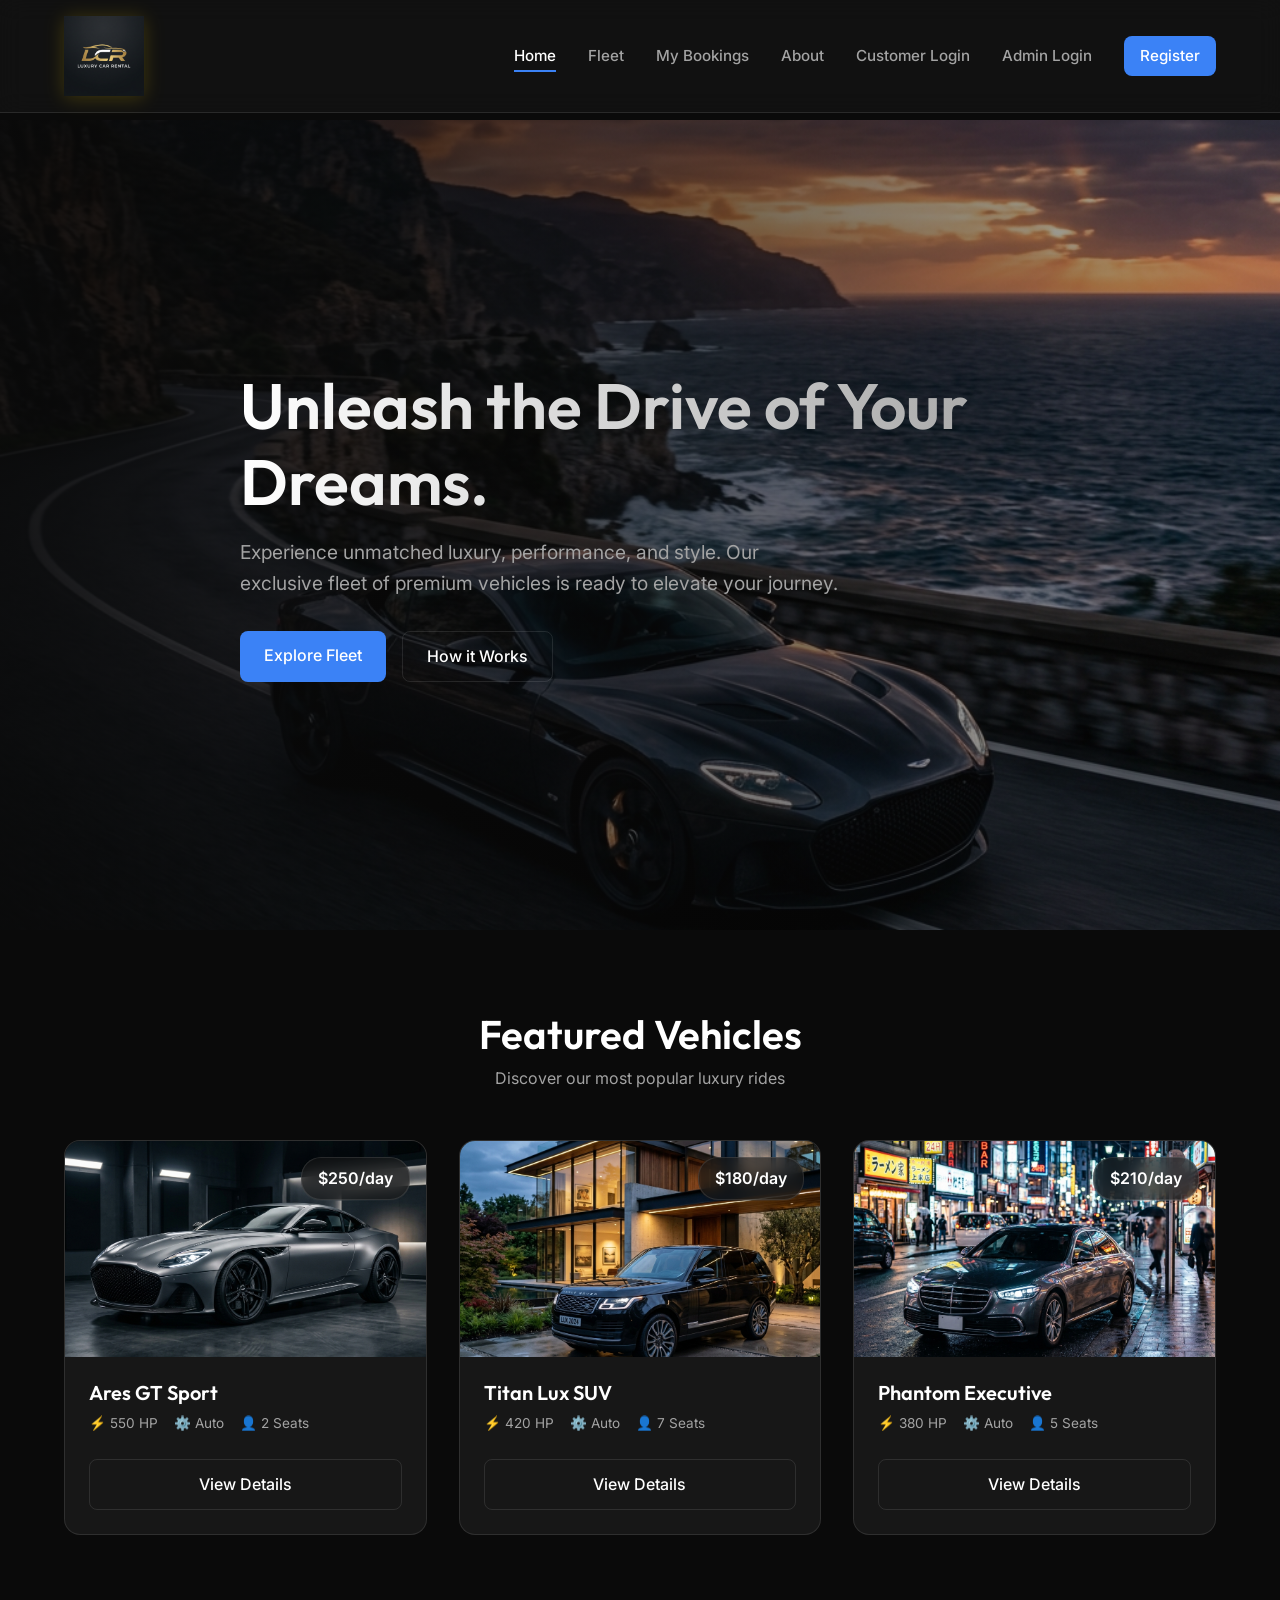
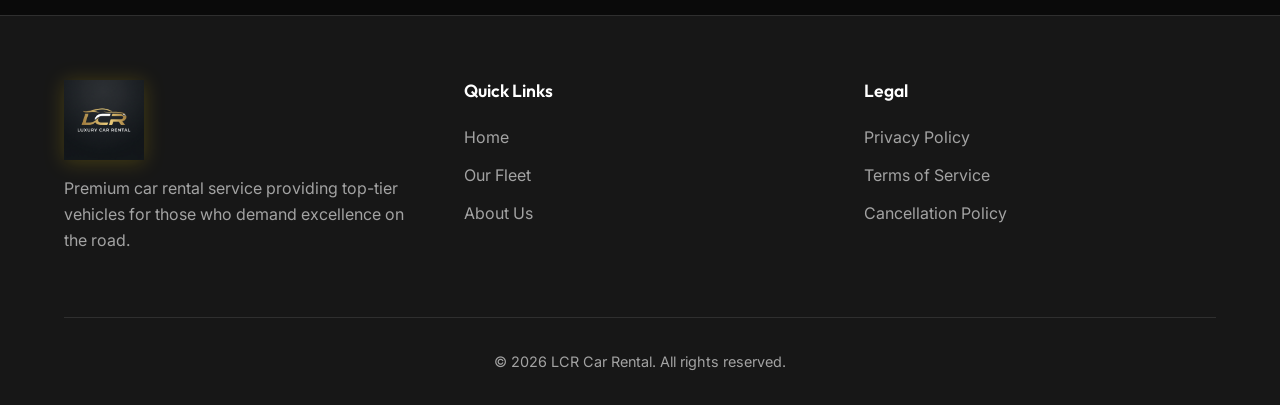
<file: Luxuary Car Rental Management system/Luxuary Car Rental Management system/index.html>
<!DOCTYPE html>
<html lang="en">
<head>
  <meta charset="UTF-8">
  <meta name="viewport" content="width=device-width, initial-scale=1.0">
  <title>LCR | Premium Car Rental</title>
  <meta name="description" content="Experience luxury on the road. Rent premium vehicles with LCR.">
  <link rel="stylesheet" href="css/styles.css">
</head>
<body>
  <header>
    <a href="index.html" class="logo"><img src="images/lcr_logo.png" alt="LCR Logo" style="height: 35px;"></a>
    <nav id="navbar">
      <a href="index.html" class="active">Home</a>
      <a href="cars.html">Fleet</a>
      <a href="customer-bookings.html">My Bookings</a>
      <a href="about.html">About</a>
      <a href="login.html">Customer Login</a>
      <a href="admin-login.html">Admin Login</a>
      <a href="register.html" class="btn-primary" style="padding: 0.5rem 1rem;">Register</a>
    </nav>
    <button id="menuToggle">☰</button>
  </header>

  <main>
    <section class="hero">
      <div class="hero-bg"></div>
      <div class="hero-content">
        <h1>Unleash the Drive of Your Dreams.</h1>
        <p>Experience unmatched luxury, performance, and style. Our exclusive fleet of premium vehicles is ready to elevate your journey.</p>
        <div class="hero-actions">
          <a href="cars.html" class="btn-primary">Explore Fleet</a>
          <a href="about.html" class="btn-outline">How it Works</a>
        </div>
      </div>
    </section>

    <section class="vehicle-listing">
      <div class="section-header">
        <h2>Featured Vehicles</h2>
        <p>Discover our most popular luxury rides</p>
      </div>
      <div class="car-grid">
        <!-- Car 1 -->
        <article class="car-card">
          <div class="car-image-wrapper">
            <img src="images/car_sport_1778313498515.png" alt="Ares GT Sport">
            <div class="car-price-badge">$250/day</div>
          </div>
          <div class="car-details">
            <h3>Ares GT Sport</h3>
            <div class="car-specs">
              <div class="car-spec-item">
                <span>⚡</span> 550 HP
              </div>
              <div class="car-spec-item">
                <span>⚙️</span> Auto
              </div>
              <div class="car-spec-item">
                <span>👤</span> 2 Seats
              </div>
            </div>
            <div class="car-actions">
              <a href="details.html?car=Ares+GT+Sport&price=$250&img=images/car_sport_1778313498515.png" class="btn-outline" style="width:100%; text-align:center;">View Details</a>
            </div>
          </div>
        </article>

        <!-- Car 2 -->
        <article class="car-card">
          <div class="car-image-wrapper">
            <img src="images/car_suv_1778313477078.png" alt="Titan Lux SUV">
            <div class="car-price-badge">$180/day</div>
          </div>
          <div class="car-details">
            <h3>Titan Lux SUV</h3>
            <div class="car-specs">
              <div class="car-spec-item">
                <span>⚡</span> 420 HP
              </div>
              <div class="car-spec-item">
                <span>⚙️</span> Auto
              </div>
              <div class="car-spec-item">
                <span>👤</span> 7 Seats
              </div>
            </div>
            <div class="car-actions">
              <a href="details.html?car=Titan+Lux+SUV&price=$180&img=images/car_suv_1778313477078.png" class="btn-outline" style="width:100%; text-align:center;">View Details</a>
            </div>
          </div>
        </article>

        <!-- Car 3 -->
        <article class="car-card">
          <div class="car-image-wrapper">
            <img src="images/car_sedan_1778313521519.png" alt="Phantom Executive">
            <div class="car-price-badge">$210/day</div>
          </div>
          <div class="car-details">
            <h3>Phantom Executive</h3>
            <div class="car-specs">
              <div class="car-spec-item">
                <span>⚡</span> 380 HP
              </div>
              <div class="car-spec-item">
                <span>⚙️</span> Auto
              </div>
              <div class="car-spec-item">
                <span>👤</span> 5 Seats
              </div>
            </div>
            <div class="car-actions">
              <a href="details.html?car=Phantom+Executive&price=$210&img=images/car_sedan_1778313521519.png" class="btn-outline" style="width:100%; text-align:center;">View Details</a>
            </div>
          </div>
        </article>
      </div>
    </section>
  </main>

  <footer>
    <div class="footer-content">
      <div class="footer-col">
        <a href="index.html" class="logo" style="margin-bottom:1rem;"><img src="images/lcr_logo.png" alt="LCR Logo" style="height: 35px;"></a>
        <p>Premium car rental service providing top-tier vehicles for those who demand excellence on the road.</p>
      </div>
      <div class="footer-col">
        <h4>Quick Links</h4>
        <ul>
          <li><a href="index.html">Home</a></li>
          <li><a href="cars.html">Our Fleet</a></li>
          <li><a href="about.html">About Us</a></li>
        </ul>
      </div>
      <div class="footer-col">
        <h4>Legal</h4>
        <ul>
          <li><a href="#">Privacy Policy</a></li>
          <li><a href="#">Terms of Service</a></li>
          <li><a href="#">Cancellation Policy</a></li>
        </ul>
      </div>
    </div>
    <div class="footer-bottom">
      <p>&copy; 2026 LCR Car Rental. All rights reserved.</p>
    </div>
  </footer>

  <script src="js/app.js"></script>
</body>
</html>
</file>
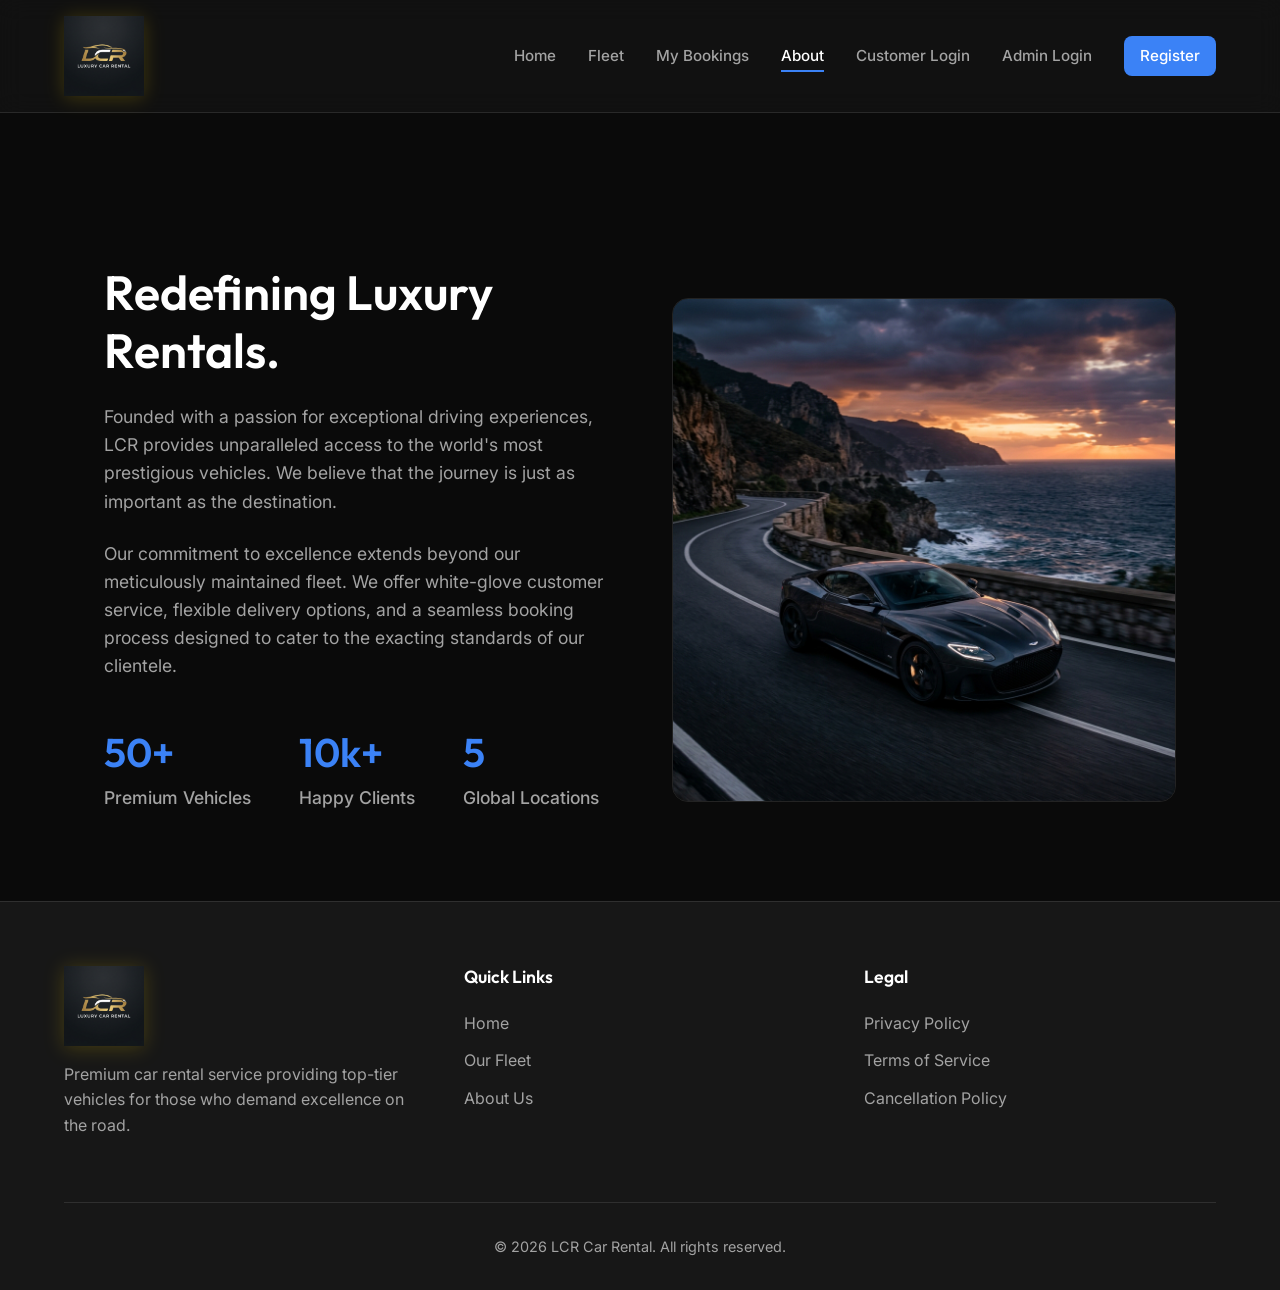
<file: Luxuary Car Rental Management system/Luxuary Car Rental Management system/about.html>
<!DOCTYPE html>
<html lang="en">
<head>
  <meta charset="UTF-8">
  <meta name="viewport" content="width=device-width, initial-scale=1.0">
  <title>About Us | LCR</title>
  <meta name="description" content="Learn more about LCR, the leading premium car rental service.">
  <link rel="stylesheet" href="css/styles.css">
  <style>
    .about-section {
      padding: 6rem 5% 4rem;
      max-width: 1200px;
      margin: 0 auto;
    }
    .about-grid {
      display: grid;
      grid-template-columns: 1fr 1fr;
      gap: 4rem;
      align-items: center;
      margin-top: 3rem;
    }
    .about-image {
      border-radius: 16px;
      overflow: hidden;
      border: 1px solid var(--border-color);
      position: relative;
    }
    .about-image img {
      width: 100%;
      display: block;
      transition: var(--transition);
    }
    .about-image:hover img {
      transform: scale(1.05);
    }
    .about-text h1 {
      font-size: 3rem;
      margin-bottom: 1.5rem;
    }
    .about-text p {
      font-size: 1.1rem;
      color: var(--text-secondary);
      margin-bottom: 1.5rem;
    }
    .stats {
      display: flex;
      gap: 3rem;
      margin-top: 3rem;
    }
    .stat-item h3 {
      font-size: 2.5rem;
      color: var(--accent);
      margin-bottom: 0.5rem;
    }
    .stat-item p {
      color: var(--text-secondary);
      font-weight: 500;
    }
    @media (max-width: 992px) {
      .about-grid {
        grid-template-columns: 1fr;
      }
      .stats {
        flex-wrap: wrap;
      }
    }
  </style>
</head>
<body>
  <header>
    <a href="index.html" class="logo"><img src="images/lcr_logo.png" alt="LCR Logo" style="height: 35px;"></a>
    <nav id="navbar">
      <a href="index.html">Home</a>
      <a href="cars.html">Fleet</a>
      <a href="customer-bookings.html">My Bookings</a>
      <a href="about.html" class="active">About</a>
      <a href="login.html">Customer Login</a>
      <a href="admin-login.html">Admin Login</a>
      <a href="register.html" class="btn-primary" style="padding: 0.5rem 1rem;">Register</a>
    </nav>
    <button id="menuToggle">☰</button>
  </header>

  <main>
    <section class="about-section">
      <div class="about-grid">
        <div class="about-text">
          <h1>Redefining Luxury Rentals.</h1>
          <p>Founded with a passion for exceptional driving experiences, LCR provides unparalleled access to the world's most prestigious vehicles. We believe that the journey is just as important as the destination.</p>
          <p>Our commitment to excellence extends beyond our meticulously maintained fleet. We offer white-glove customer service, flexible delivery options, and a seamless booking process designed to cater to the exacting standards of our clientele.</p>
          
          <div class="stats">
            <div class="stat-item">
              <h3>50+</h3>
              <p>Premium Vehicles</p>
            </div>
            <div class="stat-item">
              <h3>10k+</h3>
              <p>Happy Clients</p>
            </div>
            <div class="stat-item">
              <h3>5</h3>
              <p>Global Locations</p>
            </div>
          </div>
        </div>
        <div class="about-image">
          <img src="images/hero_bg_1778313455062.png" alt="About LCR">
        </div>
      </div>
    </section>
  </main>

  <footer>
    <div class="footer-content">
      <div class="footer-col">
        <a href="index.html" class="logo" style="margin-bottom:1rem;"><img src="images/lcr_logo.png" alt="LCR Logo" style="height: 35px;"></a>
        <p>Premium car rental service providing top-tier vehicles for those who demand excellence on the road.</p>
      </div>
      <div class="footer-col">
        <h4>Quick Links</h4>
        <ul>
          <li><a href="index.html">Home</a></li>
          <li><a href="cars.html">Our Fleet</a></li>
          <li><a href="about.html">About Us</a></li>
        </ul>
      </div>
      <div class="footer-col">
        <h4>Legal</h4>
        <ul>
          <li><a href="#">Privacy Policy</a></li>
          <li><a href="#">Terms of Service</a></li>
          <li><a href="#">Cancellation Policy</a></li>
        </ul>
      </div>
    </div>
    <div class="footer-bottom">
      <p>&copy; 2026 LCR Car Rental. All rights reserved.</p>
    </div>
  </footer>

  <script src="js/app.js"></script>
</body>
</html>
</file>
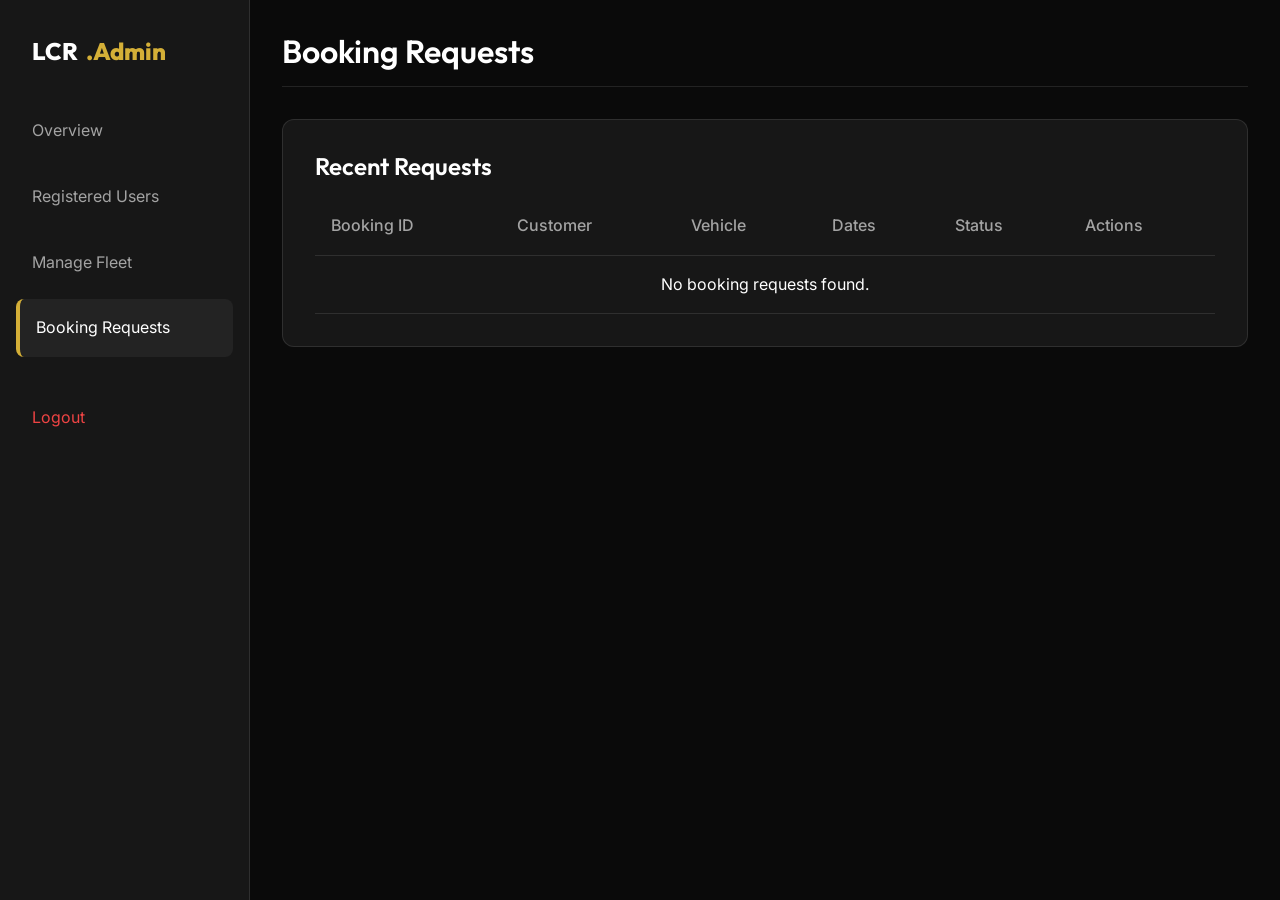
<file: Luxuary Car Rental Management system/Luxuary Car Rental Management system/admin-bookings.html>
<!DOCTYPE html>
<html lang="en">
<head>
  <meta charset="UTF-8">
  <meta name="viewport" content="width=device-width, initial-scale=1.0">
  <title>Booking Requests | LCR Admin</title>
  <link rel="stylesheet" href="css/styles.css">
  <style>
    body { display: flex; min-height: 100vh; background-color: var(--bg-primary); margin: 0; }
    .sidebar { width: 250px; background: var(--bg-secondary); border-right: 1px solid var(--border-color); padding: 2rem 1rem; position: fixed; height: 100vh; overflow-y: auto; }
    .main-content { flex: 1; margin-left: 250px; padding: 2rem; }
    .sidebar-nav { list-style: none; padding: 0; margin-top: 2rem; }
    .sidebar-nav li { margin-bottom: 0.5rem; }
    .sidebar-nav a { display: block; padding: 1rem; color: var(--text-secondary); text-decoration: none; border-radius: 8px; transition: var(--transition); }
    .sidebar-nav a:hover, .sidebar-nav a.active { background: rgba(255,255,255,0.05); color: var(--text-primary); }
    .sidebar-nav a.active { border-left: 4px solid #d4af37; }
    .dashboard-header { display: flex; justify-content: space-between; align-items: center; margin-bottom: 2rem; border-bottom: 1px solid var(--border-color); padding-bottom: 1rem; }
    
    .form-panel { background: var(--bg-secondary); padding: 2rem; border-radius: 12px; border: 1px solid var(--border-color); margin-bottom: 2rem; }
    
    table { width: 100%; border-collapse: collapse; margin-top: 1rem; }
    th, td { padding: 1rem; text-align: left; border-bottom: 1px solid var(--border-color); }
    th { color: var(--text-secondary); font-weight: 500; }
    tr:hover { background: rgba(255,255,255,0.02); }
    
    .status-pending { color: #f59e0b; background: rgba(245, 158, 11, 0.1); padding: 0.25rem 0.5rem; border-radius: 4px; font-size: 0.85rem; }
    .status-approved { color: #10b981; background: rgba(16, 185, 129, 0.1); padding: 0.25rem 0.5rem; border-radius: 4px; font-size: 0.85rem; }
    .status-rejected { color: #ef4444; background: rgba(239, 68, 68, 0.1); padding: 0.25rem 0.5rem; border-radius: 4px; font-size: 0.85rem; }
    
    .btn-approve { background: #10b981; color: white; border: none; padding: 0.4rem 0.8rem; border-radius: 4px; cursor: pointer; font-size: 0.85rem; margin-right: 0.5rem; }
    .btn-reject { background: #ef4444; color: white; border: none; padding: 0.4rem 0.8rem; border-radius: 4px; cursor: pointer; font-size: 0.85rem; }
    .btn-view { background: var(--bg-glass); border: 1px solid var(--border-color); color: var(--text-primary); padding: 0.4rem 0.8rem; border-radius: 4px; cursor: pointer; font-size: 0.85rem; margin-right: 0.5rem; }
  </style>
</head>
<body>
  <div class="sidebar">
    <a href="admin-dashboard.html" class="logo" style="margin-left: 1rem;">LCR<span style="color: #d4af37;">.Admin</span></a>
    <ul class="sidebar-nav">
      <li><a href="admin-dashboard.html">Overview</a></li>
      <li><a href="admin-users.html">Registered Users</a></li>
      <li><a href="admin-cars.html">Manage Fleet</a></li>
      <li><a href="admin-bookings.html" class="active">Booking Requests</a></li>
      <li><a href="index.html" style="margin-top: 2rem; color: #ef4444;">Logout</a></li>
    </ul>
  </div>

  <div class="main-content">
    <div class="dashboard-header">
      <h1>Booking Requests</h1>
    </div>

    <div class="form-panel">
      <h2>Recent Requests</h2>
      <table>
        <thead>
          <tr>
            <th>Booking ID</th>
            <th>Customer</th>
            <th>Vehicle</th>
            <th>Dates</th>
            <th>Status</th>
            <th>Actions</th>
          </tr>
        </thead>
        <tbody id="bookingsTable">
          <!-- Dynamically populated by JS -->
        </tbody>
      </table>
    </div>
  </div>

  <script>
    function updateStatus(id, newStatus) {
      // Update DOM
      const statusSpan = document.getElementById(`status-${id}`);
      const actionsCell = document.getElementById(`actions-${id}`);
      
      if (statusSpan) {
        if (newStatus === 'APPROVED') {
          statusSpan.className = 'status-approved';
          statusSpan.innerText = 'APPROVED';
        } else if (newStatus === 'REJECTED') {
          statusSpan.className = 'status-rejected';
          statusSpan.innerText = 'REJECTED';
        }
      }
      
      if (actionsCell) {
        actionsCell.innerHTML = `<button class="btn-view" onclick="alert('Customer Details...')">Details</button>`;
      }

      // Save to simulated database
      const allBookings = JSON.parse(localStorage.getItem('allBookings') || '[]');
      const index = allBookings.findIndex(b => b.id == id);
      if (index !== -1) {
        allBookings[index].status = newStatus;
        localStorage.setItem('allBookings', JSON.stringify(allBookings));
      }
    }

    // Load bookings on page load
    window.addEventListener('DOMContentLoaded', () => {
      const tableBody = document.getElementById('bookingsTable');
      const allBookings = JSON.parse(localStorage.getItem('allBookings') || '[]');
      
      if (allBookings.length === 0) {
        tableBody.innerHTML = '<tr><td colspan="6" style="text-align:center;">No booking requests found.</td></tr>';
        return;
      }
      
      tableBody.innerHTML = '';
      allBookings.reverse().forEach(b => {
        let statusHtml = '';
        let actionHtml = '';
        
        if (b.status === 'PENDING') {
          statusHtml = `<span class="status-pending" id="status-${b.id}">PENDING</span>`;
          actionHtml = `
            <button class="btn-view" onclick="alert('Customer: ${b.userName}\\nPhone: ${b.userPhone}')">Details</button>
            <button class="btn-approve" onclick="updateStatus('${b.id}', 'APPROVED')">Approve</button>
            <button class="btn-reject" onclick="updateStatus('${b.id}', 'REJECTED')">Reject</button>
          `;
        } else if (b.status === 'APPROVED') {
          statusHtml = `<span class="status-approved" id="status-${b.id}">APPROVED</span>`;
          actionHtml = `<button class="btn-view" onclick="alert('Customer: ${b.userName}\\nEmail: ${b.userEmail}')">Details</button>`;
        } else {
          statusHtml = `<span class="status-rejected" id="status-${b.id}">REJECTED</span>`;
          actionHtml = `<button class="btn-view" onclick="alert('Customer: ${b.userName}\\nEmail: ${b.userEmail}')">Details</button>`;
        }
        
        tableBody.innerHTML += `
          <tr>
            <td>#BK-${b.id}</td>
            <td>
              <div style="font-weight: 500;">${b.userName}</div>
              <div style="font-size: 0.8rem; color: var(--text-secondary);">${b.userPhone}</div>
            </td>
            <td>${b.carName}</td>
            <td>${b.pickupDate.split('T')[0]} - ${b.dropoffDate.split('T')[0]}</td>
            <td>${statusHtml}</td>
            <td id="actions-${b.id}">${actionHtml}</td>
          </tr>
        `;
      });
    });
  </script>
</body>
</html>
</file>
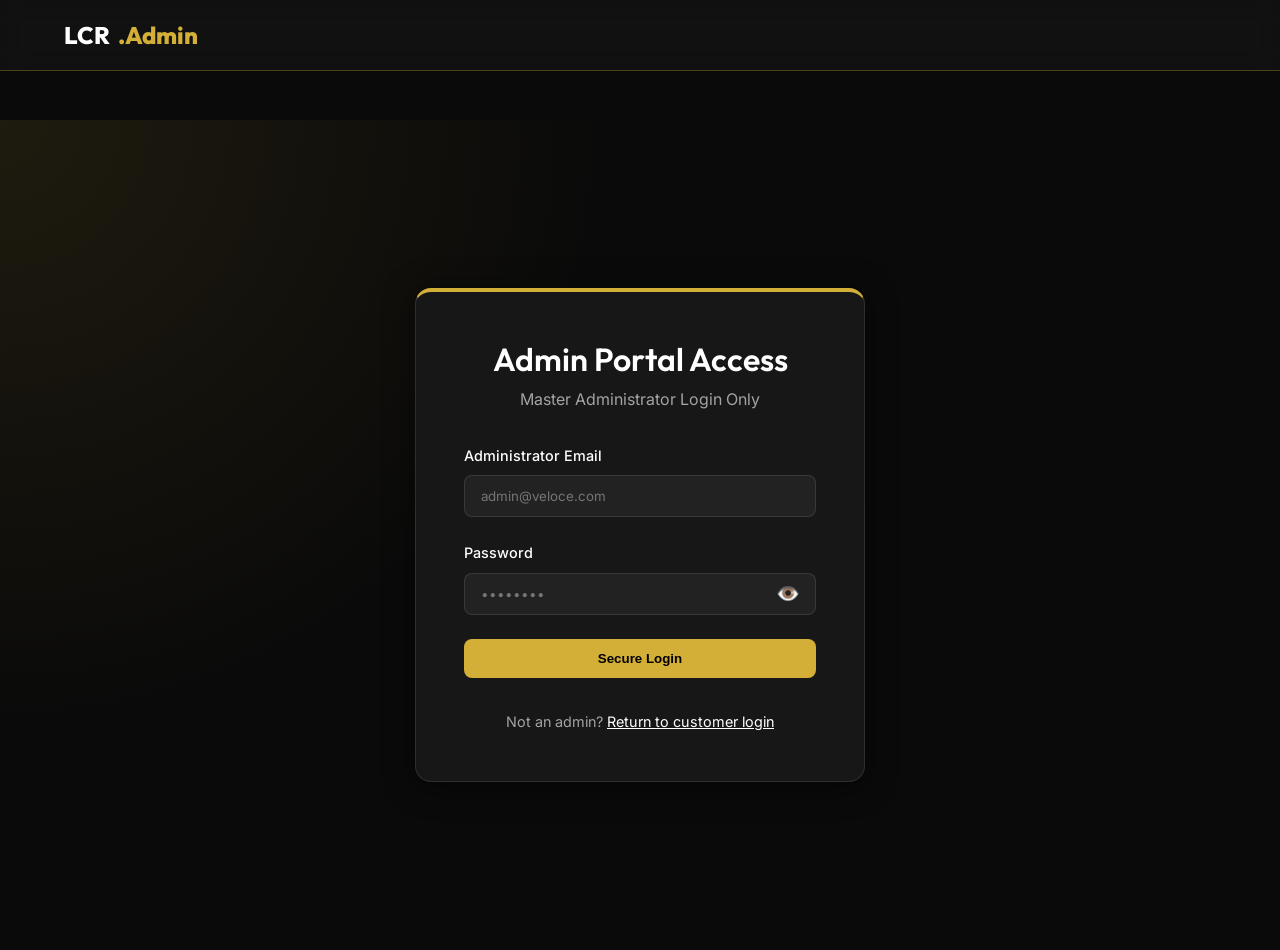
<file: Luxuary Car Rental Management system/Luxuary Car Rental Management system/admin-dashboard.html>
﻿<!DOCTYPE html>
<html lang="en">
<head>
  <meta charset="UTF-8">
  <meta name="viewport" content="width=device-width, initial-scale=1.0">
  <title>Admin Dashboard & Verification | LCR</title>
  <link rel="stylesheet" href="css/styles.css">
  <style>
    body { display: flex; min-height: 100vh; background-color: var(--bg-primary); margin: 0; }
    .sidebar { width: 250px; background: var(--bg-secondary); border-right: 1px solid var(--border-color); padding: 2rem 1rem; position: fixed; height: 100vh; overflow-y: auto; z-index: 100; }
    .main-content { flex: 1; margin-left: 250px; padding: 2.5rem; }
    .sidebar-nav { list-style: none; padding: 0; margin-top: 2rem; }
    .sidebar-nav li { margin-bottom: 0.5rem; }
    .sidebar-nav a { display: block; padding: 0.85rem 1rem; color: var(--text-secondary); text-decoration: none; border-radius: 8px; transition: var(--transition); font-weight: 500; font-size: 0.95rem; }
    .sidebar-nav a:hover, .sidebar-nav a.active { background: rgba(255,255,255,0.05); color: var(--text-primary); }
    .sidebar-nav a.active { border-left: 4px solid #d4af37; color: #d4af37; }
    .dashboard-header { display: flex; justify-content: space-between; align-items: center; margin-bottom: 2rem; border-bottom: 1px solid var(--border-color); padding-bottom: 1rem; }
    
    .stats-grid { display: grid; grid-template-columns: repeat(auto-fit, minmax(180px, 1fr)); gap: 1.25rem; margin-bottom: 2.5rem; }
    .stat-card { background: var(--bg-secondary); padding: 1.5rem; border-radius: 12px; border: 1px solid var(--border-color); transition: var(--transition); }
    .stat-card:hover { transform: translateY(-3px); box-shadow: var(--shadow); }
    .stat-card h3 { font-size: 0.85rem; color: var(--text-secondary); margin-bottom: 0.5rem; font-family: var(--font-sans); font-weight: 500; text-transform: uppercase; letter-spacing: 0.05em; }
    .stat-card .value { font-size: 2.2rem; font-weight: 700; color: #d4af37; }

    .panel-card { background: var(--bg-secondary); border: 1px solid var(--border-color); border-radius: 16px; padding: 2rem; margin-bottom: 2.5rem; box-shadow: var(--shadow); }
    
    .filter-tabs { display: flex; gap: 0.75rem; margin-bottom: 1.5rem; flex-wrap: wrap; }
    .filter-tab { background: rgba(255,255,255,0.05); border: 1px solid var(--border-color); color: var(--text-secondary); padding: 0.5rem 1.25rem; border-radius: 30px; cursor: pointer; font-size: 0.85rem; font-weight: 500; transition: var(--transition); }
    .filter-tab:hover, .filter-tab.active { background: #d4af37; color: #000; border-color: #d4af37; font-weight: 600; }

    table { width: 100%; border-collapse: collapse; margin-top: 1rem; }
    th, td { padding: 1rem; text-align: left; border-bottom: 1px solid var(--border-color); vertical-align: middle; }
    th { color: var(--text-secondary); font-weight: 600; font-size: 0.85rem; text-transform: uppercase; letter-spacing: 0.05em; }
    tr:hover { background: rgba(255,255,255,0.02); }

    .btn-approve { background: #10b981; color: white; border: none; padding: 0.45rem 1rem; border-radius: 6px; cursor: pointer; font-size: 0.85rem; font-weight: 600; transition: background 0.2s; }
    .btn-approve:hover { background: #059669; }
    .btn-reject { background: #ef4444; color: white; border: none; padding: 0.45rem 1rem; border-radius: 6px; cursor: pointer; font-size: 0.85rem; font-weight: 600; transition: background 0.2s; }
    .btn-reject:hover { background: #dc2626; }
    .btn-view-doc { background: rgba(212, 175, 55, 0.15); color: #d4af37; border: 1px solid rgba(212, 175, 55, 0.4); padding: 0.45rem 0.9rem; border-radius: 6px; cursor: pointer; font-size: 0.85rem; font-weight: 500; transition: all 0.2s; }
    .btn-view-doc:hover { background: #d4af37; color: #000; }

    .quick-chip { background: rgba(255,255,255,0.06); border: 1px solid var(--border-color); border-radius: 20px; padding: 0.35rem 0.75rem; font-size: 0.8rem; color: var(--text-secondary); cursor: pointer; display: inline-block; margin: 0.25rem; transition: all 0.2s; }
    .quick-chip:hover { background: rgba(239, 68, 68, 0.2); color: #f87171; border-color: #ef4444; }
  </style>
</head>
<body>
  <div class="sidebar">
    <a href="admin-dashboard.html" class="logo" style="margin-left: 1rem;">LCR<span style="color: #d4af37;">.Admin</span></a>
    <ul class="sidebar-nav">
      <li><a href="admin-dashboard.html" class="active">Overview & Verification</a></li>
      <li><a href="#licenceVerificationPanel">Driving Licences</a></li>
      <li><a href="admin-users.html">Registered Users</a></li>
      <li><a href="admin-cars.html">Manage Fleet</a></li>
      <li><a href="admin-bookings.html">Booking Requests</a></li>
      <li><a href="index.html" id="adminLogoutBtn" style="margin-top: 2rem; color: #ef4444;">Logout</a></li>
    </ul>
  </div>

  <div class="main-content">
    <div class="dashboard-header">
      <div>
        <h1 style="font-size: 2rem; margin-bottom: 0.25rem;">Dashboard Overview</h1>
        <p style="color: var(--text-secondary); font-size: 0.95rem;">Luxury Car Rental System Management</p>
      </div>
      <div id="adminUserGreeting" style="background: rgba(212,175,55,0.1); border: 1px solid rgba(212,175,55,0.3); padding: 0.5rem 1rem; border-radius: 30px; color: #d4af37; font-weight: 500; font-size: 0.9rem;">
        Admin: Administrator
      </div>
    </div>

    <!-- DYNAMIC STATISTICS GRID -->
    <div class="stats-grid">
      <div class="stat-card" style="border-left: 4px solid #f59e0b;">
        <h3>Pending Licences</h3>
        <div class="value" id="statPendingLicences" style="color: #f59e0b;">0</div>
      </div>
      <div class="stat-card" style="border-left: 4px solid #10b981;">
        <h3>Approved Licences</h3>
        <div class="value" id="statApprovedLicences" style="color: #10b981;">0</div>
      </div>
      <div class="stat-card" style="border-left: 4px solid #ef4444;">
        <h3>Rejected Licences</h3>
        <div class="value" id="statRejectedLicences" style="color: #ef4444;">0</div>
      </div>
      <div class="stat-card" style="border-left: 4px solid #3b82f6;">
        <h3>Fleet Vehicles</h3>
        <div class="value" id="statFleetCount" style="color: #3b82f6;">--</div>
      </div>
      <div class="stat-card" style="border-left: 4px solid #d4af37;">
        <h3>Active Bookings</h3>
        <div class="value" id="statActiveBookings" style="color: #d4af37;">--</div>
      </div>
    </div>

    <!-- DRIVING LICENCE VERIFICATION PANEL -->
    <div class="panel-card" id="licenceVerificationPanel">
      <div style="display: flex; justify-content: space-between; align-items: center; margin-bottom: 1.5rem; flex-wrap: wrap; gap: 1rem;">
        <div>
          <h2 style="font-size: 1.5rem; margin-bottom: 0.25rem;">ðŸªª Driving Licence Verification</h2>
          <p style="color: var(--text-secondary); font-size: 0.9rem;">Review uploaded driving licence documents, verify customer eligibility, or request clearer documentation.</p>
        </div>
        <button onclick="loadAdminDashboardData()" class="zoom-btn" style="padding: 0.5rem 1rem;">
          ðŸ”„ Refresh List
        </button>
      </div>

      <!-- Filter Tabs -->
      <div class="filter-tabs">
        <button class="filter-tab active" data-status="PENDING" onclick="setLicenceFilter('PENDING')">
          Pending Verification (<span id="tabCountPending">0</span>)
        </button>
        <button class="filter-tab" data-status="APPROVED" onclick="setLicenceFilter('APPROVED')">
          Approved (<span id="tabCountApproved">0</span>)
        </button>
        <button class="filter-tab" data-status="REJECTED" onclick="setLicenceFilter('REJECTED')">
          Rejected (<span id="tabCountRejected">0</span>)
        </button>
        <button class="filter-tab" data-status="ALL" onclick="setLicenceFilter('ALL')">
          All Submissions
        </button>
      </div>

      <!-- Verification Table -->
      <div style="overflow-x: auto;">
        <table>
          <thead>
            <tr>
              <th>Client</th>
              <th>Document</th>
              <th>Uploaded Date</th>
              <th>Status</th>
              <th>Verification Details</th>
              <th>Actions</th>
            </tr>
          </thead>
          <tbody id="licencesTableBody">
            <tr>
              <td colspan="6" style="text-align: center; padding: 2rem; color: var(--text-secondary);">
                Loading licence verification requests...
              </td>
            </tr>
          </tbody>
        </table>
      </div>
    </div>
  </div>

  <!-- SECURE DOCUMENT PREVIEW MODAL -->
  <div class="custom-modal-backdrop" id="adminDocModal">
    <div class="custom-modal-box" style="max-width: 850px;">
      <div class="custom-modal-header">
        <div>
          <h3 id="adminModalDocTitle" style="font-size: 1.25rem;">Driving Licence Document</h3>
          <div id="adminModalDocMeta" style="font-size: 0.85rem; color: var(--text-secondary); margin-top: 0.25rem;"></div>
        </div>
        <button class="custom-modal-close" onclick="closeAdminDocModal()">&times;</button>
      </div>
      <div class="custom-modal-body">
        <div class="zoom-controls" id="adminZoomControls" style="display: none;">
          <button class="zoom-btn" onclick="zoomAdminDoc(1.25)">ðŸ”+ Zoom In</button>
          <button class="zoom-btn" onclick="zoomAdminDoc(0.8)">ðŸ”- Zoom Out</button>
          <button class="zoom-btn" onclick="resetAdminZoomDoc()">â†º Reset</button>
        </div>
        <div class="zoom-image-container" id="adminModalImageWrapper" style="display: none;">
          <img id="adminModalImg" src="" alt="Customer Driving Licence">
        </div>
        <div id="adminModalPdfWrapper" style="display: none; height: 65vh;">
          <iframe id="adminModalPdfFrame" src="" style="width: 100%; height: 100%; border: none; border-radius: 8px;"></iframe>
        </div>
        <!-- In-Modal Action Bar -->
        <div id="adminModalActions" style="margin-top: 1.5rem; display: flex; justify-content: flex-end; gap: 1rem; border-top: 1px solid var(--border-color); padding-top: 1rem;">
          <!-- Populated by JS -->
        </div>
      </div>
    </div>
  </div>

  <!-- REJECTION REASON MODAL -->
  <div class="custom-modal-backdrop" id="rejectionModal">
    <div class="custom-modal-box" style="max-width: 500px;">
      <div class="custom-modal-header">
        <h3 style="color: #f87171;">âŒ Reject Driving Licence</h3>
        <button class="custom-modal-close" onclick="closeRejectionModal()">&times;</button>
      </div>
      <div class="custom-modal-body">
        <p style="color: var(--text-secondary); font-size: 0.9rem; margin-bottom: 1rem;">
          Please state the reason for rejecting <strong id="rejectCustomerName" style="color: var(--text-primary);"></strong>'s licence. The client will be notified and asked to re-upload.
        </p>

        <div style="margin-bottom: 1rem;">
          <div style="font-size: 0.8rem; color: var(--text-secondary); margin-bottom: 0.5rem; font-weight: 500;">Quick suggestions:</div>
          <span class="quick-chip" onclick="setQuickReason('Licence image is blurry. Please upload a clearer document.')">Blurry Image</span>
          <span class="quick-chip" onclick="setQuickReason('Document appears expired. Please upload a valid, unexpired licence.')">Expired Licence</span>
          <span class="quick-chip" onclick="setQuickReason('Document corners or details are cut off. Please upload full scan.')">Incomplete Document</span>
          <span class="quick-chip" onclick="setQuickReason('Name on driving licence does not match account name.')">Name Mismatch</span>
        </div>

        <div class="form-group">
          <label for="rejectionReasonInput">Rejection Reason (Required):</label>
          <textarea id="rejectionReasonInput" placeholder="e.g. Licence image is blurry. Please upload a clearer document." rows="3" required></textarea>
        </div>

        <div style="display: flex; justify-content: flex-end; gap: 1rem; margin-top: 1.5rem;">
          <button class="btn-outline" onclick="closeRejectionModal()">Cancel</button>
          <button class="btn-reject" id="confirmRejectBtn" onclick="submitRejection()">Confirm Rejection</button>
        </div>
      </div>
    </div>
  </div>

  <script src="js/app.js?v=3"></script>
  <script>
    const API_BASE = 'http://localhost:8081/api';
    let currentFilter = 'PENDING';
    let allLicencesData = [];
    let pendingRejectLicenceId = null;
    let adminZoom = 1;

    // Check Admin Authentication
    const currentUser = JSON.parse(localStorage.getItem('currentUser'));
    if (!currentUser || (currentUser.role !== 'admin' && currentUser.role !== 'ROLE_ADMIN')) {
      alert('Access Denied. Administrator privileges required.');
      window.location.href = 'admin-login.html';
    } else {
      document.getElementById('adminUserGreeting').textContent = `Admin: ${currentUser.fullname || currentUser.fullName || currentUser.email.split('@')[0]}`;
    }

    const adminUserId = (currentUser && currentUser.id) ? currentUser.id : 1;

    function zoomAdminDoc(factor) {
      adminZoom *= factor;
      const img = document.getElementById('adminModalImg');
      if (img) img.style.transform = `scale(${adminZoom})`;
    }

    function resetAdminZoomDoc() {
      adminZoom = 1;
      const img = document.getElementById('adminModalImg');
      if (img) img.style.transform = 'scale(1)';
    }

    function closeAdminDocModal() {
      const modal = document.getElementById('adminDocModal');
      if (modal) modal.classList.remove('active');
      document.getElementById('adminModalPdfFrame').src = '';
      document.getElementById('adminModalImg').src = '';
    }

    function closeRejectionModal() {
      const modal = document.getElementById('rejectionModal');
      if (modal) modal.classList.remove('active');
      pendingRejectLicenceId = null;
      document.getElementById('rejectionReasonInput').value = '';
    }

    function setQuickReason(text) {
      document.getElementById('rejectionReasonInput').value = text;
    }

    function setLicenceFilter(status) {
      currentFilter = status;
      document.querySelectorAll('.filter-tab').forEach(btn => {
        btn.classList.toggle('active', btn.getAttribute('data-status') === status);
      });
      renderLicencesTable();
    }

    async function loadAdminDashboardData() {
      try {
        // Fetch Dynamic Licence Statistics
        const statsRes = await fetch(`${API_BASE}/admin/licences/stats`, {
          headers: { 
            'X-User-Id': adminUserId,
            'X-User-Role': 'admin'
          }
        });
        if (statsRes.ok) {
          const stats = await statsRes.json();
          document.getElementById('statPendingLicences').textContent = stats.pending;
          document.getElementById('statApprovedLicences').textContent = stats.approved;
          document.getElementById('statRejectedLicences').textContent = stats.rejected;

          document.getElementById('tabCountPending').textContent = stats.pending;
          document.getElementById('tabCountApproved').textContent = stats.approved;
          document.getElementById('tabCountRejected').textContent = stats.rejected;
        }

        // Fetch Fleet and Booking counts
        try {
          const carsRes = await fetch(`${API_BASE}/cars`);
          if (carsRes.ok) {
            const cars = await carsRes.json();
            document.getElementById('statFleetCount').textContent = cars.length;
          }
        } catch (e) {
          document.getElementById('statFleetCount').textContent = '3';
        }

        const allBookings = JSON.parse(localStorage.getItem('allBookings') || '[]');
        document.getElementById('statActiveBookings').textContent = allBookings.length || '18';

        // Fetch All Licences
        const licencesRes = await fetch(`${API_BASE}/admin/licences`, {
          headers: {
            'X-User-Id': adminUserId,
            'X-User-Role': 'admin'
          }
        });
        if (licencesRes.ok) {
          allLicencesData = await licencesRes.json();
          renderLicencesTable();
        }
      } catch (err) {
        console.error('Failed to load dashboard data:', err);
      }
    }

    function renderLicencesTable() {
      const tbody = document.getElementById('licencesTableBody');
      tbody.innerHTML = '';

      let filtered = allLicencesData;
      if (currentFilter !== 'ALL') {
        filtered = allLicencesData.filter(l => l.verificationStatus === currentFilter);
      }

      if (filtered.length === 0) {
        tbody.innerHTML = `
          <tr>
            <td colspan="6" style="text-align: center; padding: 2.5rem; color: var(--text-secondary);">
              No licences found for filter: <strong>${currentFilter}</strong>.
            </td>
          </tr>
        `;
        return;
      }

      filtered.forEach(lic => {
        let badgeClass = 'pending';
        let badgeText = 'PENDING';
        if (lic.verificationStatus === 'APPROVED') {
          badgeClass = 'approved';
          badgeText = 'APPROVED';
        } else if (lic.verificationStatus === 'REJECTED') {
          badgeClass = 'rejected';
          badgeText = 'REJECTED';
        }

        const uploadDateFormatted = lic.uploadDate ? new Date(lic.uploadDate).toLocaleString() : 'N/A';
        const clientName = lic.userName || 'Customer';
        const clientEmail = lic.userEmail || 'customer@test.com';

        let auditDetails = '<span style="color:var(--text-secondary); font-size:0.85rem;">Awaiting Review</span>';
        if (lic.verificationStatus === 'APPROVED') {
          auditDetails = `<span style="color:#10b981; font-size:0.85rem;">Verified by <strong>${lic.verifiedBy || 'Admin'}</strong></span>`;
        } else if (lic.verificationStatus === 'REJECTED') {
          auditDetails = `<span style="color:#ef4444; font-size:0.85rem;" title="${lic.rejectionReason || ''}">Reason: <em>"${lic.rejectionReason || 'Document unclear'}"</em></span>`;
        }

        let actionButtons = '';
        if (lic.verificationStatus === 'PENDING') {
          actionButtons = `
            <button class="btn-approve" onclick="approveLicence(${lic.id}, '${clientName.replace(/'/g, "\\'")}')">âœ“ Approve</button>
            <button class="btn-reject" onclick="openRejectionModal(${lic.id}, '${clientName.replace(/'/g, "\\'")}')">âœ— Reject</button>
          `;
        } else if (lic.verificationStatus === 'REJECTED') {
          actionButtons = `
            <button class="btn-approve" onclick="approveLicence(${lic.id}, '${clientName.replace(/'/g, "\\'")}')">Re-Approve</button>
          `;
        } else if (lic.verificationStatus === 'APPROVED') {
          actionButtons = `
            <button class="btn-reject" onclick="openRejectionModal(${lic.id}, '${clientName.replace(/'/g, "\\'")}')">Revoke</button>
          `;
        }

        tbody.innerHTML += `
          <tr>
            <td>
              <div style="font-weight: 600; color: var(--text-primary);">${clientName}</div>
              <div style="font-size: 0.85rem; color: var(--text-secondary);">${clientEmail}</div>
            </td>
            <td>
              <button class="btn-view-doc" onclick="viewLicenceDoc(${lic.id})">
                ðŸ“„ View Document
              </button>
            </td>
            <td style="font-size: 0.9rem; color: var(--text-secondary);">${uploadDateFormatted}</td>
            <td>
              <span class="licence-badge ${badgeClass}">${badgeText}</span>
            </td>
            <td>${auditDetails}</td>
            <td>
              <div style="display: flex; gap: 0.5rem;">${actionButtons}</div>
            </td>
          </tr>
        `;
      });
    }

    // View licence document modal
    function viewLicenceDoc(licenceId) {
      const lic = allLicencesData.find(l => l.id === licenceId);
      if (!lic) return;

      const modal = document.getElementById('adminDocModal');
      const fileUrl = `${API_BASE}/admin/licences/${lic.id}/file?userId=${adminUserId}&role=admin`;
      const isPdf = (lic.fileType === 'application/pdf') || (lic.originalFileName && lic.originalFileName.toLowerCase().endsWith('.pdf'));

      document.getElementById('adminModalDocTitle').textContent = `Licence: ${lic.userName || 'Client'} (${lic.originalFileName})`;
      document.getElementById('adminModalDocMeta').textContent = `Format: ${lic.fileType || 'Unknown'} â€¢ Uploaded: ${lic.uploadDate ? new Date(lic.uploadDate).toLocaleString() : 'N/A'}`;

      if (isPdf) {
        document.getElementById('adminZoomControls').style.display = 'none';
        document.getElementById('adminModalImageWrapper').style.display = 'none';
        document.getElementById('adminModalPdfWrapper').style.display = 'block';
        document.getElementById('adminModalPdfFrame').src = fileUrl;
      } else {
        document.getElementById('adminModalPdfWrapper').style.display = 'none';
        document.getElementById('adminZoomControls').style.display = 'flex';
        document.getElementById('adminModalImageWrapper').style.display = 'block';
        resetAdminZoomDoc();
        document.getElementById('adminModalImg').src = fileUrl;
      }

      // Actions in modal
      const modalActions = document.getElementById('adminModalActions');
      const clientNameEscaped = (lic.userName || 'Client').replace(/'/g, "\\'");
      modalActions.innerHTML = `
        <button class="btn-approve" onclick="approveLicence(${lic.id}, '${clientNameEscaped}'); closeAdminDocModal();">âœ“ Approve Document</button>
        <button class="btn-reject" onclick="closeAdminDocModal(); openRejectionModal(${lic.id}, '${clientNameEscaped}');">âœ— Reject Document</button>
      `;

      modal.classList.add('active');
    }

    // Approve Licence
    async function approveLicence(licenceId, clientName) {
      if (!confirm(`Are you sure you want to APPROVE the driving licence for ${clientName}?`)) {
        return;
      }

      try {
        const res = await fetch(`${API_BASE}/admin/licences/${licenceId}/approve`, {
          method: 'PUT',
          headers: {
            'X-User-Id': adminUserId,
            'X-User-Role': 'admin'
          }
        });

        if (!res.ok) {
          const err = await res.json();
          throw new Error(err.message || 'Approval failed.');
        }

        alert(`Licence for ${clientName} has been APPROVED!`);
        await loadAdminDashboardData();
      } catch (e) {
        console.error('Approve failed:', e);
        alert('Could not approve licence: ' + e.message);
      }
    }

    // Open Rejection Modal
    function openRejectionModal(licenceId, clientName) {
      pendingRejectLicenceId = licenceId;
      document.getElementById('rejectCustomerName').textContent = clientName;
      document.getElementById('rejectionReasonInput').value = '';
      document.getElementById('rejectionModal').classList.add('active');
    }

    // Submit Rejection
    async function submitRejection() {
      const reason = document.getElementById('rejectionReasonInput').value.trim();
      if (!reason) {
        alert('Please provide a reason for rejecting this licence.');
        return;
      }

      if (!pendingRejectLicenceId) return;

      const confirmBtn = document.getElementById('confirmRejectBtn');
      confirmBtn.disabled = true;
      confirmBtn.textContent = 'Rejecting...';

      try {
        const res = await fetch(`${API_BASE}/admin/licences/${pendingRejectLicenceId}/reject`, {
          method: 'PUT',
          headers: {
            'Content-Type': 'application/json',
            'X-User-Id': adminUserId,
            'X-User-Role': 'admin'
          },
          body: JSON.stringify({ reason: reason })
        });

        if (!res.ok) {
          const err = await res.json();
          throw new Error(err.message || 'Rejection failed.');
        }

        alert('Driving licence has been REJECTED. The client has been notified.');
        closeRejectionModal();
        await loadAdminDashboardData();
      } catch (e) {
        console.error('Rejection failed:', e);
        alert('Could not reject licence: ' + e.message);
      } finally {
        confirmBtn.disabled = false;
        confirmBtn.textContent = 'Confirm Rejection';
      }
    }

    // Logout
    document.getElementById('adminLogoutBtn').addEventListener('click', (e) => {
      e.preventDefault();
      localStorage.removeItem('currentUser');
      window.location.href = 'index.html';
    });

    // Initial load
    window.addEventListener('DOMContentLoaded', () => {
      loadAdminDashboardData();
    });
  </script>
</body>
</html>
</file>
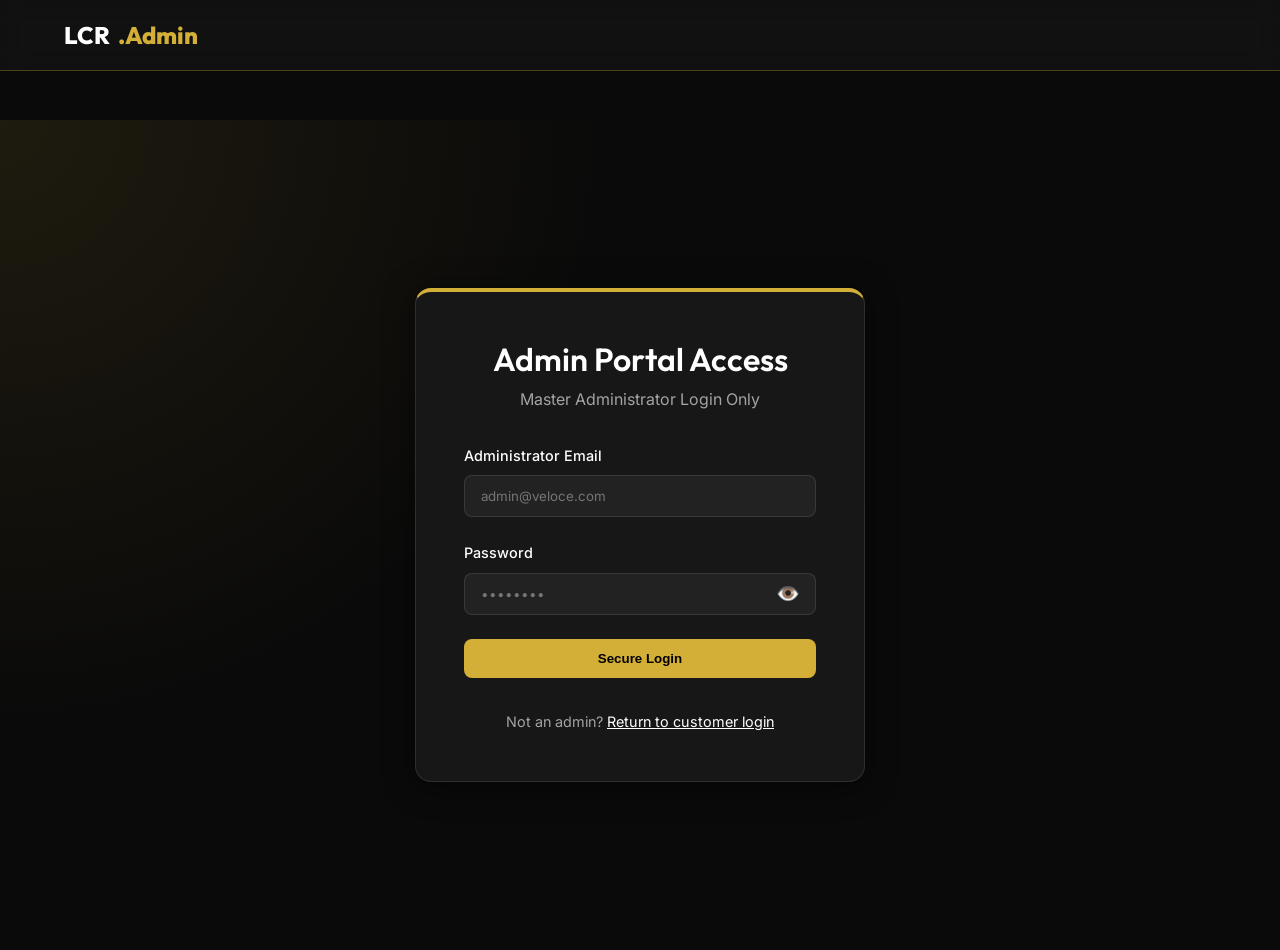
<file: Luxuary Car Rental Management system/Luxuary Car Rental Management system/admin-login.html>
<!DOCTYPE html>
<html lang="en">
<head>
  <meta charset="UTF-8">
  <meta name="viewport" content="width=device-width, initial-scale=1.0">
  <title>Admin Portal | LCR</title>
  <meta name="description" content="Secure portal for LCR administrators.">
  <link rel="stylesheet" href="css/styles.css">
  <style>
    .auth-container { background: radial-gradient(circle at top left, rgba(212, 175, 55, 0.1), transparent 40%), var(--bg-primary); }
    .btn-admin { background: #d4af37; color: #000; font-weight: 600; padding: 0.75rem 1.5rem; border: none; border-radius: 8px; cursor: pointer; transition: var(--transition); text-decoration: none; display: inline-block; width: 100%; text-align: center; }
    .btn-admin:hover { transform: translateY(-2px); box-shadow: 0 10px 20px rgba(212, 175, 55, 0.3); background: #e5c158; }
  </style>
</head>
<body>
  <header style="border-bottom: 1px solid rgba(212, 175, 55, 0.3);">
    <a href="index.html" class="logo">LCR<span style="color: #d4af37;">.Admin</span></a>
  </header>

  <main>
    <div class="auth-container">
      <div class="auth-card" style="border-top: 4px solid #d4af37;">
        <h2>Admin Portal Access</h2>
        <p>Master Administrator Login Only</p>
        
        <form id="adminLoginForm">
          <div class="form-group">
            <label for="email">Administrator Email</label>
            <input type="email" id="email" placeholder="admin@veloce.com" required>
          </div>
          
          <div class="form-group">
            <label for="password">Password</label>
            <div class="password-wrapper">
              <input type="password" id="password" placeholder="••••••••" required>
              <button type="button" class="toggle-password" aria-label="Toggle password visibility">👁️</button>
            </div>
          </div>

          <button type="submit" class="btn-admin">Secure Login</button>
        </form>
        
        <div style="text-align: center; margin-top: 2rem; color: var(--text-secondary); font-size: 0.9rem;">
          Not an admin? <a href="login.html" style="color: var(--text-primary); text-decoration: underline;">Return to customer login</a>
        </div>
      </div>
    </div>
  </main>
  <script src="js/app.js?v=2"></script>
</body>
</html>
</file>
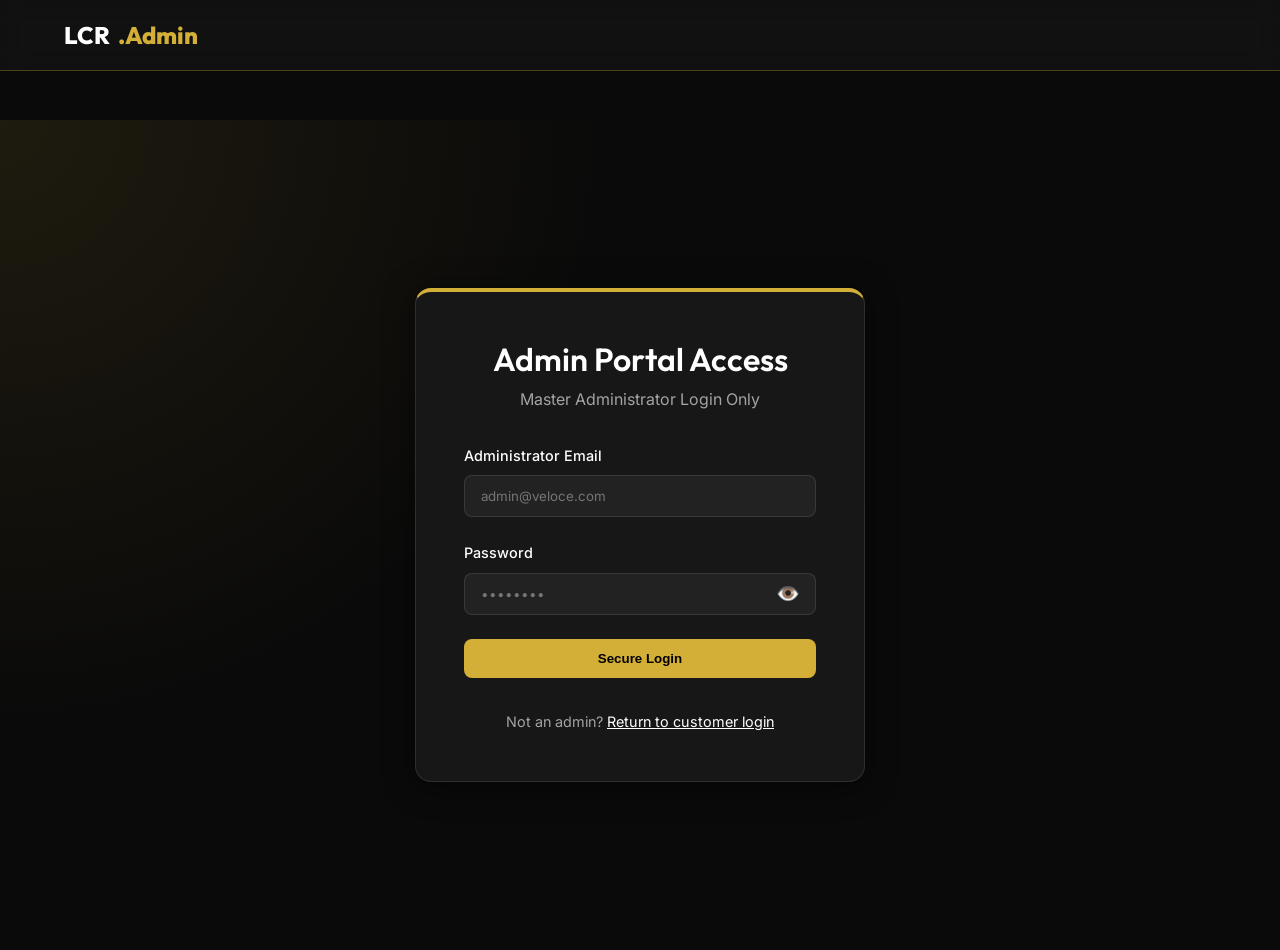
<file: Luxuary Car Rental Management system/Luxuary Car Rental Management system/admin-users.html>
﻿<!DOCTYPE html>
<html lang="en">
<head>
  <meta charset="UTF-8">
  <meta name="viewport" content="width=device-width, initial-scale=1.0">
  <title>Registered Users & Licences | Admin | LCR</title>
  <link rel="stylesheet" href="css/styles.css">
  <style>
    body { display: flex; min-height: 100vh; background-color: var(--bg-primary); margin: 0; }
    .sidebar { width: 250px; background: var(--bg-secondary); border-right: 1px solid var(--border-color); padding: 2rem 1rem; position: fixed; height: 100vh; overflow-y: auto; z-index: 100; }
    .main-content { flex: 1; margin-left: 250px; padding: 2.5rem; }
    .sidebar-nav { list-style: none; padding: 0; margin-top: 2rem; }
    .sidebar-nav li { margin-bottom: 0.5rem; }
    .sidebar-nav a { display: block; padding: 0.85rem 1rem; color: var(--text-secondary); text-decoration: none; border-radius: 8px; transition: var(--transition); font-weight: 500; font-size: 0.95rem; }
    .sidebar-nav a:hover, .sidebar-nav a.active { background: rgba(255,255,255,0.05); color: var(--text-primary); }
    .sidebar-nav a.active { border-left: 4px solid #d4af37; color: #d4af37; }
    .dashboard-header { display: flex; justify-content: space-between; align-items: center; margin-bottom: 2rem; border-bottom: 1px solid var(--border-color); padding-bottom: 1rem; }
    
    .users-grid { display: grid; grid-template-columns: repeat(auto-fit, minmax(320px, 1fr)); gap: 1.5rem; }
    .user-card { background: var(--bg-secondary); padding: 1.75rem; border-radius: 16px; border: 1px solid var(--border-color); display: flex; flex-direction: column; gap: 1.25rem; transition: var(--transition); }
    .user-card:hover { transform: translateY(-3px); box-shadow: var(--shadow); border-color: rgba(255,255,255,0.2); }
    .user-card h3 { font-size: 1.25rem; margin: 0; color: var(--text-primary); }
    .user-card p { color: var(--text-secondary); margin: 0; font-size: 0.9rem; }
    .license-preview-thumb { width: 100%; height: 180px; object-fit: cover; border-radius: 8px; border: 1px solid var(--border-color); background: #000; cursor: pointer; }
    .no-license-placeholder { width: 100%; height: 140px; border-radius: 8px; border: 1px dashed var(--border-color); background: rgba(255,255,255,0.02); display: flex; flex-direction: column; align-items: center; justify-content: center; color: var(--text-secondary); font-size: 0.9rem; }
  </style>
</head>
<body>
  <div class="sidebar">
    <a href="admin-dashboard.html" class="logo" style="margin-left: 1rem;">LCR<span style="color: #d4af37;">.Admin</span></a>
    <ul class="sidebar-nav">
      <li><a href="admin-dashboard.html">Overview & Verification</a></li>
      <li><a href="admin-dashboard.html#licenceVerificationPanel">Driving Licences</a></li>
      <li><a href="admin-users.html" class="active">Registered Users</a></li>
      <li><a href="admin-cars.html">Manage Fleet</a></li>
      <li><a href="admin-bookings.html">Booking Requests</a></li>
      <li><a href="index.html" id="logoutBtn" style="margin-top: 2rem; color: #ef4444;">Logout</a></li>
    </ul>
  </div>

  <div class="main-content">
    <div class="dashboard-header">
      <div>
        <h1 style="font-size: 2rem; margin-bottom: 0.25rem;">Registered Users & Licences</h1>
        <p style="color: var(--text-secondary); font-size: 0.95rem;">Client Accounts and Driving Document Status</p>
      </div>
    </div>

    <div class="users-grid" id="usersGrid">
      <p style="color: var(--text-secondary);">Loading registered users...</p>
    </div>
  </div>

  <!-- Document Preview Modal -->
  <div class="custom-modal-backdrop" id="userDocModal">
    <div class="custom-modal-box" style="max-width: 800px;">
      <div class="custom-modal-header">
        <h3 id="userDocModalTitle">Licence Document</h3>
        <button class="custom-modal-close" onclick="closeUserDocModal()">&times;</button>
      </div>
      <div class="custom-modal-body">
        <div class="zoom-image-container" id="userDocImageWrapper">
          <img id="userDocModalImg" src="" alt="Driving Licence" style="max-width: 100%;">
        </div>
      </div>
    </div>
  </div>

  <script src="js/app.js?v=3"></script>
  <script>
    const API_BASE = 'http://localhost:8081/api';

    function closeUserDocModal() {
      const modal = document.getElementById('userDocModal');
      if (modal) modal.classList.remove('active');
      document.getElementById('userDocModalImg').src = '';
    }

    function viewUserDoc(url, title) {
      document.getElementById('userDocModalTitle').textContent = title;
      document.getElementById('userDocModalImg').src = url;
      document.getElementById('userDocModal').classList.add('active');
    }

    window.addEventListener('DOMContentLoaded', async () => {
      const currentUser = JSON.parse(localStorage.getItem('currentUser'));
      if (!currentUser || (currentUser.role !== 'admin' && currentUser.role !== 'ROLE_ADMIN')) {
        window.location.href = 'admin-login.html';
        return;
      }

      const usersGrid = document.getElementById('usersGrid');

      try {
        // Fetch users from backend
        let users = [];
        try {
          const res = await fetch(`${API_BASE}/users`);
          if (res.ok) {
            users = await res.json();
          }
        } catch (e) {
          console.warn("Backend users endpoint fallback to localStorage:", e);
          users = JSON.parse(localStorage.getItem('users') || '[]');
        }

        // Fetch licence records from backend
        let licences = [];
        try {
          const licRes = await fetch(`${API_BASE}/admin/licences`, {
            headers: {
              'X-User-Id': currentUser.id || 1,
              'X-User-Role': 'admin'
            }
          });
          if (licRes.ok) {
            licences = await licRes.json();
          }
        } catch (e) {
          console.warn("Licences fetch error:", e);
        }

        const customers = users.filter(u => u.role !== 'admin' && u.role !== 'ROLE_ADMIN');

        if (customers.length === 0) {
          usersGrid.innerHTML = '<p style="color: var(--text-secondary); padding: 2rem;">No customer accounts registered yet.</p>';
          return;
        }

        usersGrid.innerHTML = '';
        customers.forEach(user => {
          // Find matching licence
          const userLic = licences.find(l => l.userId === user.id || (l.userEmail && l.userEmail.toLowerCase() === user.email.toLowerCase()));

          let statusBadge = '<span class="licence-badge not-uploaded" style="font-size:0.75rem;">No Licence</span>';
          let docPreview = `
            <div class="no-license-placeholder">
              <span style="font-size: 1.5rem; margin-bottom: 0.25rem;">ðŸ“„</span>
              <span>No Document Uploaded</span>
            </div>
          `;

          if (userLic) {
            const badgeClass = userLic.verificationStatus === 'APPROVED' ? 'approved' :
                              userLic.verificationStatus === 'REJECTED' ? 'rejected' : 'pending';
            statusBadge = `<span class="licence-badge ${badgeClass}" style="font-size:0.75rem;">${userLic.verificationStatus}</span>`;
            
            const fileUrl = `${API_BASE}/admin/licences/${userLic.id}/file?userId=${currentUser.id || 1}&role=admin`;
            const isPdf = userLic.fileType === 'application/pdf' || userLic.originalFileName.toLowerCase().endsWith('.pdf');

            if (isPdf) {
              docPreview = `
                <div style="padding: 1.5rem; text-align:center; background: rgba(255,255,255,0.03); border-radius:8px; border:1px solid var(--border-color);">
                  <span style="font-size: 2rem; display:block;">ðŸ“•</span>
                  <div style="font-size: 0.85rem; margin-top:0.5rem; color:var(--text-primary); font-weight:500;">${userLic.originalFileName}</div>
                  <button class="btn-outline" style="margin-top:0.75rem; padding:0.35rem 0.75rem; font-size:0.8rem;" onclick="window.open('${fileUrl}', '_blank')">View PDF</button>
                </div>
              `;
            } else {
              docPreview = `
                <img src="${fileUrl}" alt="Driving Licence" class="license-preview-thumb" onclick="viewUserDoc('${fileUrl}', '${(user.fullName || user.email).replace(/'/g, "\\'")}\\'s Driving Licence')" title="Click to view">
              `;
            }
          }

          usersGrid.innerHTML += `
            <div class="user-card">
              <div style="display: flex; justify-content: space-between; align-items: flex-start;">
                <div>
                  <h3>${user.fullName || user.fullname || user.email.split('@')[0]}</h3>
                  <p>${user.email}</p>
                </div>
                ${statusBadge}
              </div>
              ${docPreview}
            </div>
          `;
        });
      } catch (err) {
        console.error("Failed to render users:", err);
      }
    });

    document.getElementById('logoutBtn').addEventListener('click', (e) => {
      e.preventDefault();
      localStorage.removeItem('currentUser');
      window.location.href = 'index.html';
    });
  </script>
</body>
</html>
</file>
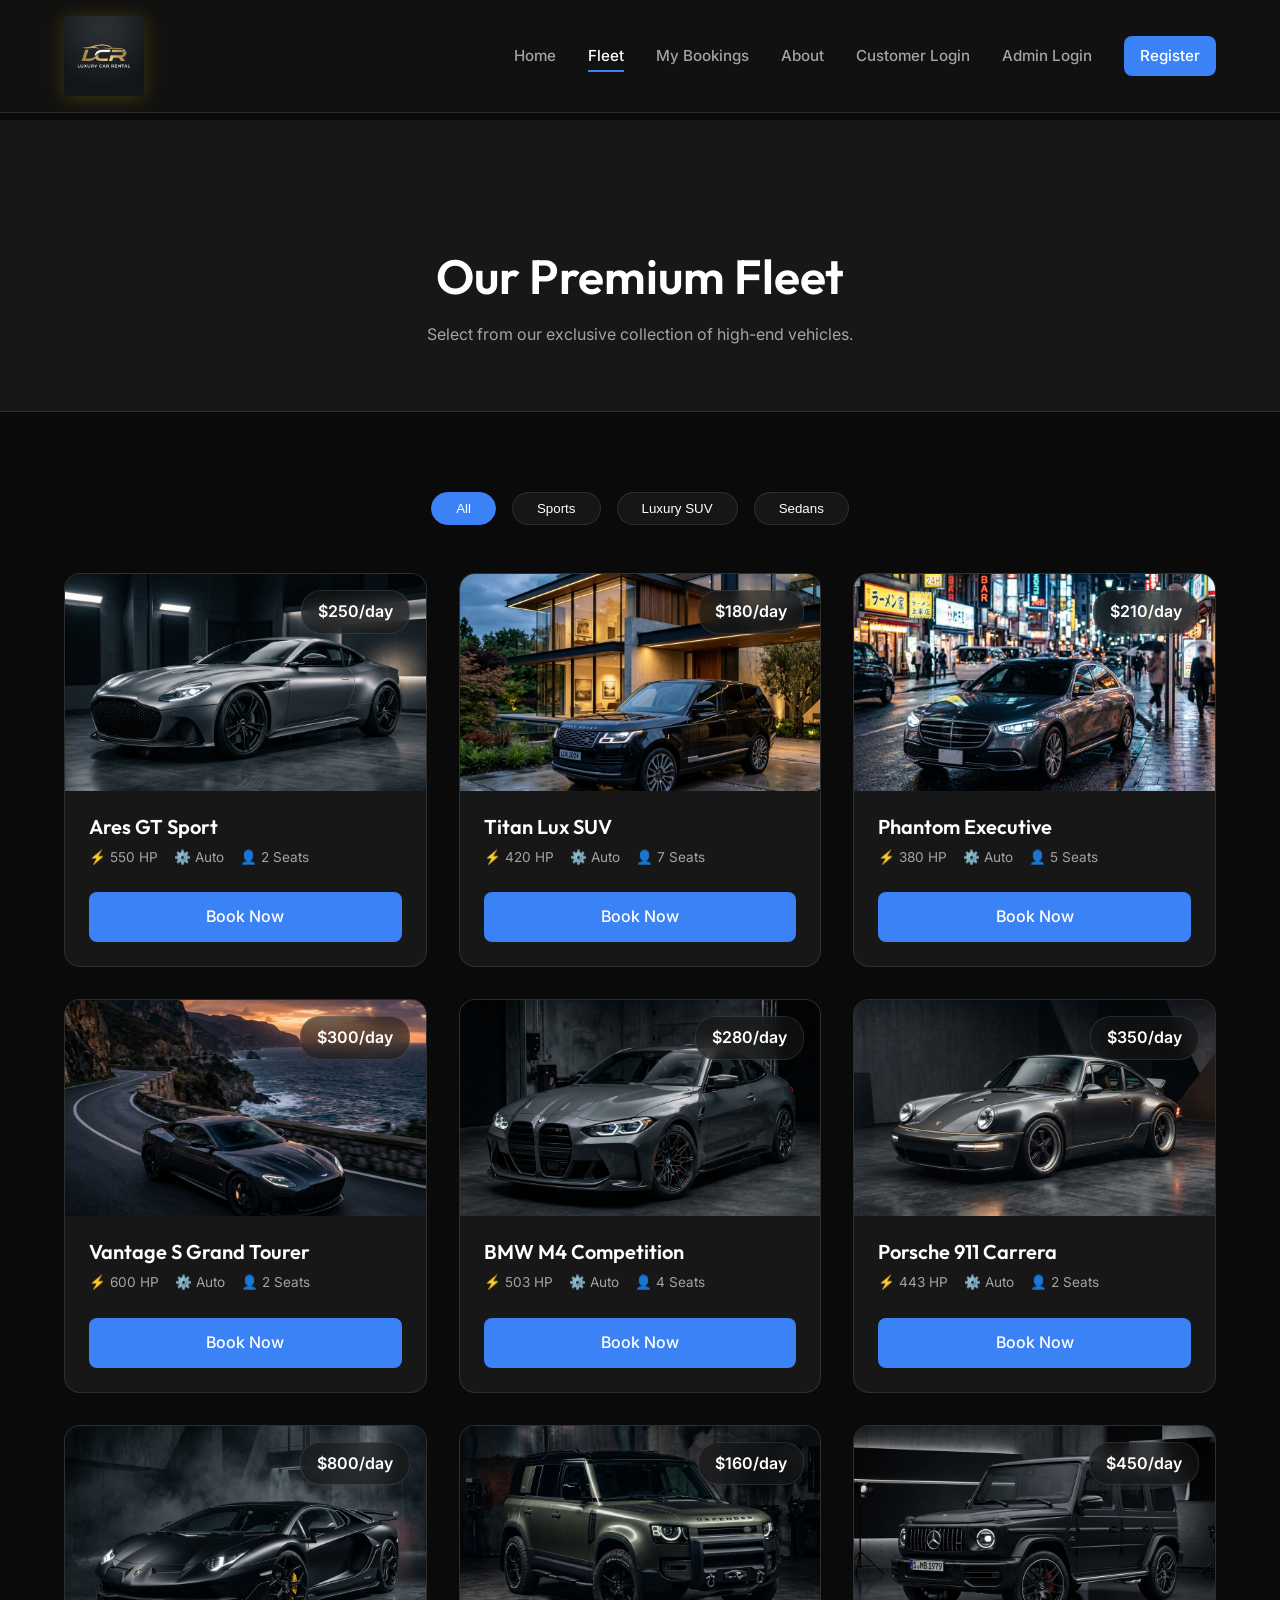
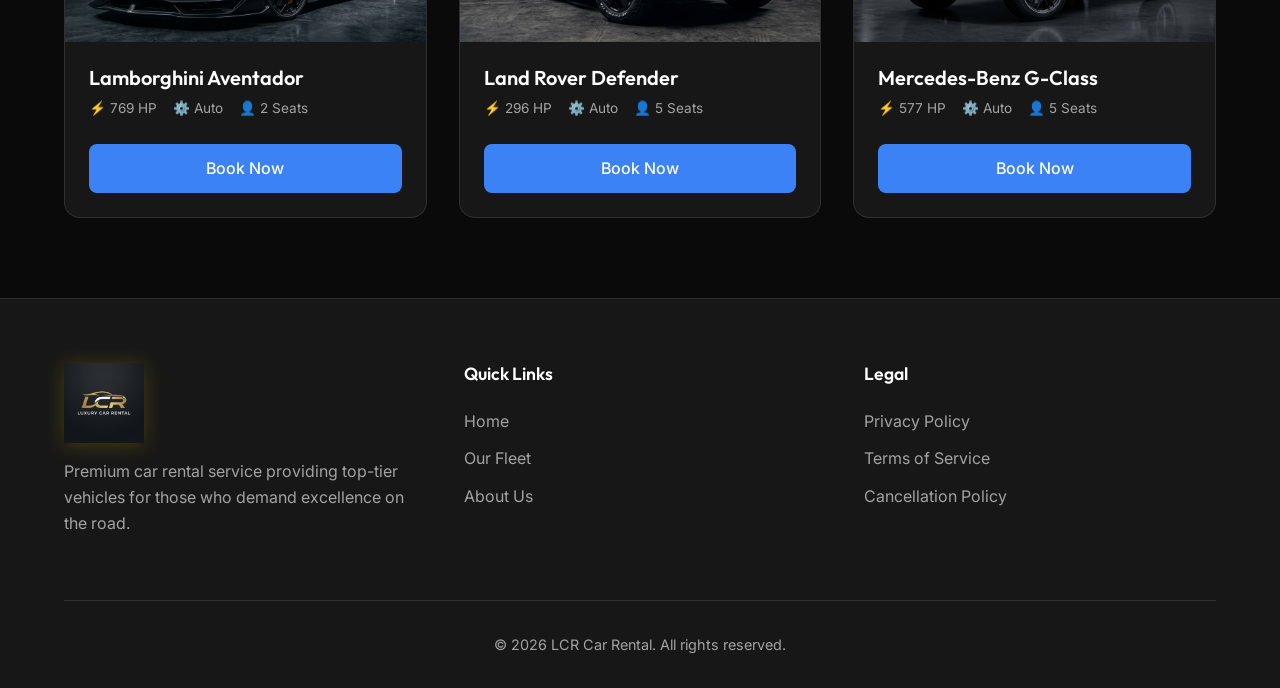
<file: Luxuary Car Rental Management system/Luxuary Car Rental Management system/cars.html>
<!DOCTYPE html>
<html lang="en">
<head>
  <meta charset="UTF-8">
  <meta name="viewport" content="width=device-width, initial-scale=1.0">
  <title>Our Fleet | LCR</title>
  <meta name="description" content="Browse our extensive fleet of premium vehicles. Find the perfect ride for your journey.">
  <link rel="stylesheet" href="css/styles.css">
  <style>
    .page-header {
      padding: 8rem 5% 4rem;
      background: var(--bg-secondary);
      border-bottom: 1px solid var(--border-color);
      text-align: center;
    }
    .page-header h1 {
      font-size: 3rem;
      margin-bottom: 1rem;
    }
    .filters {
      display: flex;
      gap: 1rem;
      justify-content: center;
      margin-bottom: 3rem;
      flex-wrap: wrap;
    }
    .filter-btn {
      background: rgba(255,255,255,0.05);
      border: 1px solid var(--border-color);
      color: var(--text-primary);
      padding: 0.5rem 1.5rem;
      border-radius: 30px;
      cursor: pointer;
      transition: var(--transition);
    }
    .filter-btn:hover, .filter-btn.active {
      background: var(--accent);
      border-color: var(--accent);
    }
  </style>
</head>
<body>
  <header>
    <a href="index.html" class="logo"><img src="images/lcr_logo.png" alt="LCR Logo" style="height: 35px;"></a>
    <nav id="navbar">
      <a href="index.html">Home</a>
      <a href="cars.html" class="active">Fleet</a>
      <a href="customer-bookings.html">My Bookings</a>
      <a href="about.html">About</a>
      <a href="login.html">Customer Login</a>
      <a href="admin-login.html">Admin Login</a>
      <a href="register.html" class="btn-primary" style="padding: 0.5rem 1rem;">Register</a>
    </nav>
    <button id="menuToggle">☰</button>
  </header>

  <main>
    <div class="page-header">
      <h1>Our Premium Fleet</h1>
      <p style="color: var(--text-secondary);">Select from our exclusive collection of high-end vehicles.</p>
    </div>

    <section>
      <div class="filters">
        <button class="filter-btn active" data-filter="all">All</button>
        <button class="filter-btn" data-filter="sports">Sports</button>
        <button class="filter-btn" data-filter="suv">Luxury SUV</button>
        <button class="filter-btn" data-filter="sedan">Sedans</button>
      </div>

      <div class="car-grid">
        <!-- Car 1 -->
        <article class="car-card" data-category="sports">
          <div class="car-image-wrapper">
            <img src="images/car_sport_1778313498515.png" alt="Ares GT Sport">
            <div class="car-price-badge">$250/day</div>
          </div>
          <div class="car-details">
            <h3>Ares GT Sport</h3>
            <div class="car-specs">
              <div class="car-spec-item"><span>⚡</span> 550 HP</div>
              <div class="car-spec-item"><span>⚙️</span> Auto</div>
              <div class="car-spec-item"><span>👤</span> 2 Seats</div>
            </div>
            <div class="car-actions">
              <a href="details.html?car=Ares+GT+Sport&price=$250&img=images/car_sport_1778313498515.png" class="btn-primary">Book Now</a>
            </div>
          </div>
        </article>

        <!-- Car 2 -->
        <article class="car-card" data-category="suv">
          <div class="car-image-wrapper">
            <img src="images/car_suv_1778313477078.png" alt="Titan Lux SUV">
            <div class="car-price-badge">$180/day</div>
          </div>
          <div class="car-details">
            <h3>Titan Lux SUV</h3>
            <div class="car-specs">
              <div class="car-spec-item"><span>⚡</span> 420 HP</div>
              <div class="car-spec-item"><span>⚙️</span> Auto</div>
              <div class="car-spec-item"><span>👤</span> 7 Seats</div>
            </div>
            <div class="car-actions">
              <a href="details.html?car=Titan+Lux+SUV&price=$180&img=images/car_suv_1778313477078.png" class="btn-primary">Book Now</a>
            </div>
          </div>
        </article>

        <!-- Car 3 -->
        <article class="car-card" data-category="sedan">
          <div class="car-image-wrapper">
            <img src="images/car_sedan_1778313521519.png" alt="Phantom Executive">
            <div class="car-price-badge">$210/day</div>
          </div>
          <div class="car-details">
            <h3>Phantom Executive</h3>
            <div class="car-specs">
              <div class="car-spec-item"><span>⚡</span> 380 HP</div>
              <div class="car-spec-item"><span>⚙️</span> Auto</div>
              <div class="car-spec-item"><span>👤</span> 5 Seats</div>
            </div>
            <div class="car-actions">
              <a href="details.html?car=Phantom+Executive&price=$210&img=images/car_sedan_1778313521519.png" class="btn-primary">Book Now</a>
            </div>
          </div>
        </article>

        <!-- Car 4 (Duplicate for display) -->
        <article class="car-card" data-category="sports">
          <div class="car-image-wrapper">
            <img src="images/hero_bg_1778313455062.png" alt="Vantage S">
            <div class="car-price-badge">$300/day</div>
          </div>
          <div class="car-details">
            <h3>Vantage S Grand Tourer</h3>
            <div class="car-specs">
              <div class="car-spec-item"><span>⚡</span> 600 HP</div>
              <div class="car-spec-item"><span>⚙️</span> Auto</div>
              <div class="car-spec-item"><span>👤</span> 2 Seats</div>
            </div>
            <div class="car-actions">
              <a href="details.html?car=Vantage+S+Grand+Tourer&price=$300&img=images/hero_bg_1778313455062.png" class="btn-primary">Book Now</a>
            </div>
          </div>
        </article>

        <!-- Car 5: BMW M4 -->
        <article class="car-card" data-category="sports">
          <div class="car-image-wrapper">
            <img src="images/bmw_m4.png" alt="BMW M4 Competition">
            <div class="car-price-badge">$280/day</div>
          </div>
          <div class="car-details">
            <h3>BMW M4 Competition</h3>
            <div class="car-specs">
              <div class="car-spec-item"><span>⚡</span> 503 HP</div>
              <div class="car-spec-item"><span>⚙️</span> Auto</div>
              <div class="car-spec-item"><span>👤</span> 4 Seats</div>
            </div>
            <div class="car-actions">
              <a href="details.html?car=BMW+M4+Competition&price=$280&img=images/bmw_m4.png" class="btn-primary">Book Now</a>
            </div>
          </div>
        </article>

        <!-- Car 6: Porsche 911 -->
        <article class="car-card" data-category="sports">
          <div class="car-image-wrapper">
            <img src="images/porsche_911.png" alt="Porsche 911 Carrera">
            <div class="car-price-badge">$350/day</div>
          </div>
          <div class="car-details">
            <h3>Porsche 911 Carrera</h3>
            <div class="car-specs">
              <div class="car-spec-item"><span>⚡</span> 443 HP</div>
              <div class="car-spec-item"><span>⚙️</span> Auto</div>
              <div class="car-spec-item"><span>👤</span> 2 Seats</div>
            </div>
            <div class="car-actions">
              <a href="details.html?car=Porsche+911+Carrera&price=$350&img=images/porsche_911.png" class="btn-primary">Book Now</a>
            </div>
          </div>
        </article>

        <!-- Car 7: Lamborghini Aventador -->
        <article class="car-card" data-category="sports">
          <div class="car-image-wrapper">
            <img src="images/lambo_aventador.png" alt="Lamborghini Aventador">
            <div class="car-price-badge">$800/day</div>
          </div>
          <div class="car-details">
            <h3>Lamborghini Aventador</h3>
            <div class="car-specs">
              <div class="car-spec-item"><span>⚡</span> 769 HP</div>
              <div class="car-spec-item"><span>⚙️</span> Auto</div>
              <div class="car-spec-item"><span>👤</span> 2 Seats</div>
            </div>
            <div class="car-actions">
              <a href="details.html?car=Lamborghini+Aventador&price=$800&img=images/lambo_aventador.png" class="btn-primary">Book Now</a>
            </div>
          </div>
        </article>

        <!-- Car 8: Land Rover Defender -->
        <article class="car-card" data-category="suv">
          <div class="car-image-wrapper">
            <img src="images/defender.png" alt="Land Rover Defender">
            <div class="car-price-badge">$160/day</div>
          </div>
          <div class="car-details">
            <h3>Land Rover Defender</h3>
            <div class="car-specs">
              <div class="car-spec-item"><span>⚡</span> 296 HP</div>
              <div class="car-spec-item"><span>⚙️</span> Auto</div>
              <div class="car-spec-item"><span>👤</span> 5 Seats</div>
            </div>
            <div class="car-actions">
              <a href="details.html?car=Land+Rover+Defender&price=$160&img=images/defender.png" class="btn-primary">Book Now</a>
            </div>
          </div>
        </article>

        <!-- Car 9: Mercedes G-Wagon -->
        <article class="car-card" data-category="suv">
          <div class="car-image-wrapper">
            <img src="images/gwagon.png" alt="Mercedes-Benz G-Class">
            <div class="car-price-badge">$450/day</div>
          </div>
          <div class="car-details">
            <h3>Mercedes-Benz G-Class</h3>
            <div class="car-specs">
              <div class="car-spec-item"><span>⚡</span> 577 HP</div>
              <div class="car-spec-item"><span>⚙️</span> Auto</div>
              <div class="car-spec-item"><span>👤</span> 5 Seats</div>
            </div>
            <div class="car-actions">
              <a href="details.html?car=Mercedes-Benz+G-Class&price=$450&img=images/gwagon.png" class="btn-primary">Book Now</a>
            </div>
          </div>
        </article>
      </div>
    </section>
  </main>

  <footer>
    <div class="footer-content">
      <div class="footer-col">
        <a href="index.html" class="logo" style="margin-bottom:1rem;"><img src="images/lcr_logo.png" alt="LCR Logo" style="height: 35px;"></a>
        <p>Premium car rental service providing top-tier vehicles for those who demand excellence on the road.</p>
      </div>
      <div class="footer-col">
        <h4>Quick Links</h4>
        <ul>
          <li><a href="index.html">Home</a></li>
          <li><a href="cars.html">Our Fleet</a></li>
          <li><a href="about.html">About Us</a></li>
        </ul>
      </div>
      <div class="footer-col">
        <h4>Legal</h4>
        <ul>
          <li><a href="#">Privacy Policy</a></li>
          <li><a href="#">Terms of Service</a></li>
          <li><a href="#">Cancellation Policy</a></li>
        </ul>
      </div>
    </div>
    <div class="footer-bottom">
      <p>&copy; 2026 LCR Car Rental. All rights reserved.</p>
    </div>
  </footer>

  <script src="js/app.js"></script>
  <script>
    document.addEventListener('DOMContentLoaded', () => {
      const filterBtns = document.querySelectorAll('.filter-btn');
      const carCards = document.querySelectorAll('.car-card');

      filterBtns.forEach(btn => {
        btn.addEventListener('click', () => {
          // Remove active class from all
          filterBtns.forEach(b => b.classList.remove('active'));
          // Add active class to clicked
          btn.classList.add('active');

          const filterValue = btn.getAttribute('data-filter');

          carCards.forEach(card => {
            if (filterValue === 'all' || card.getAttribute('data-category') === filterValue) {
              card.style.display = 'block';
            } else {
              card.style.display = 'none';
            }
          });
        });
      });
    });
  </script>
</body>
</html>
</file>
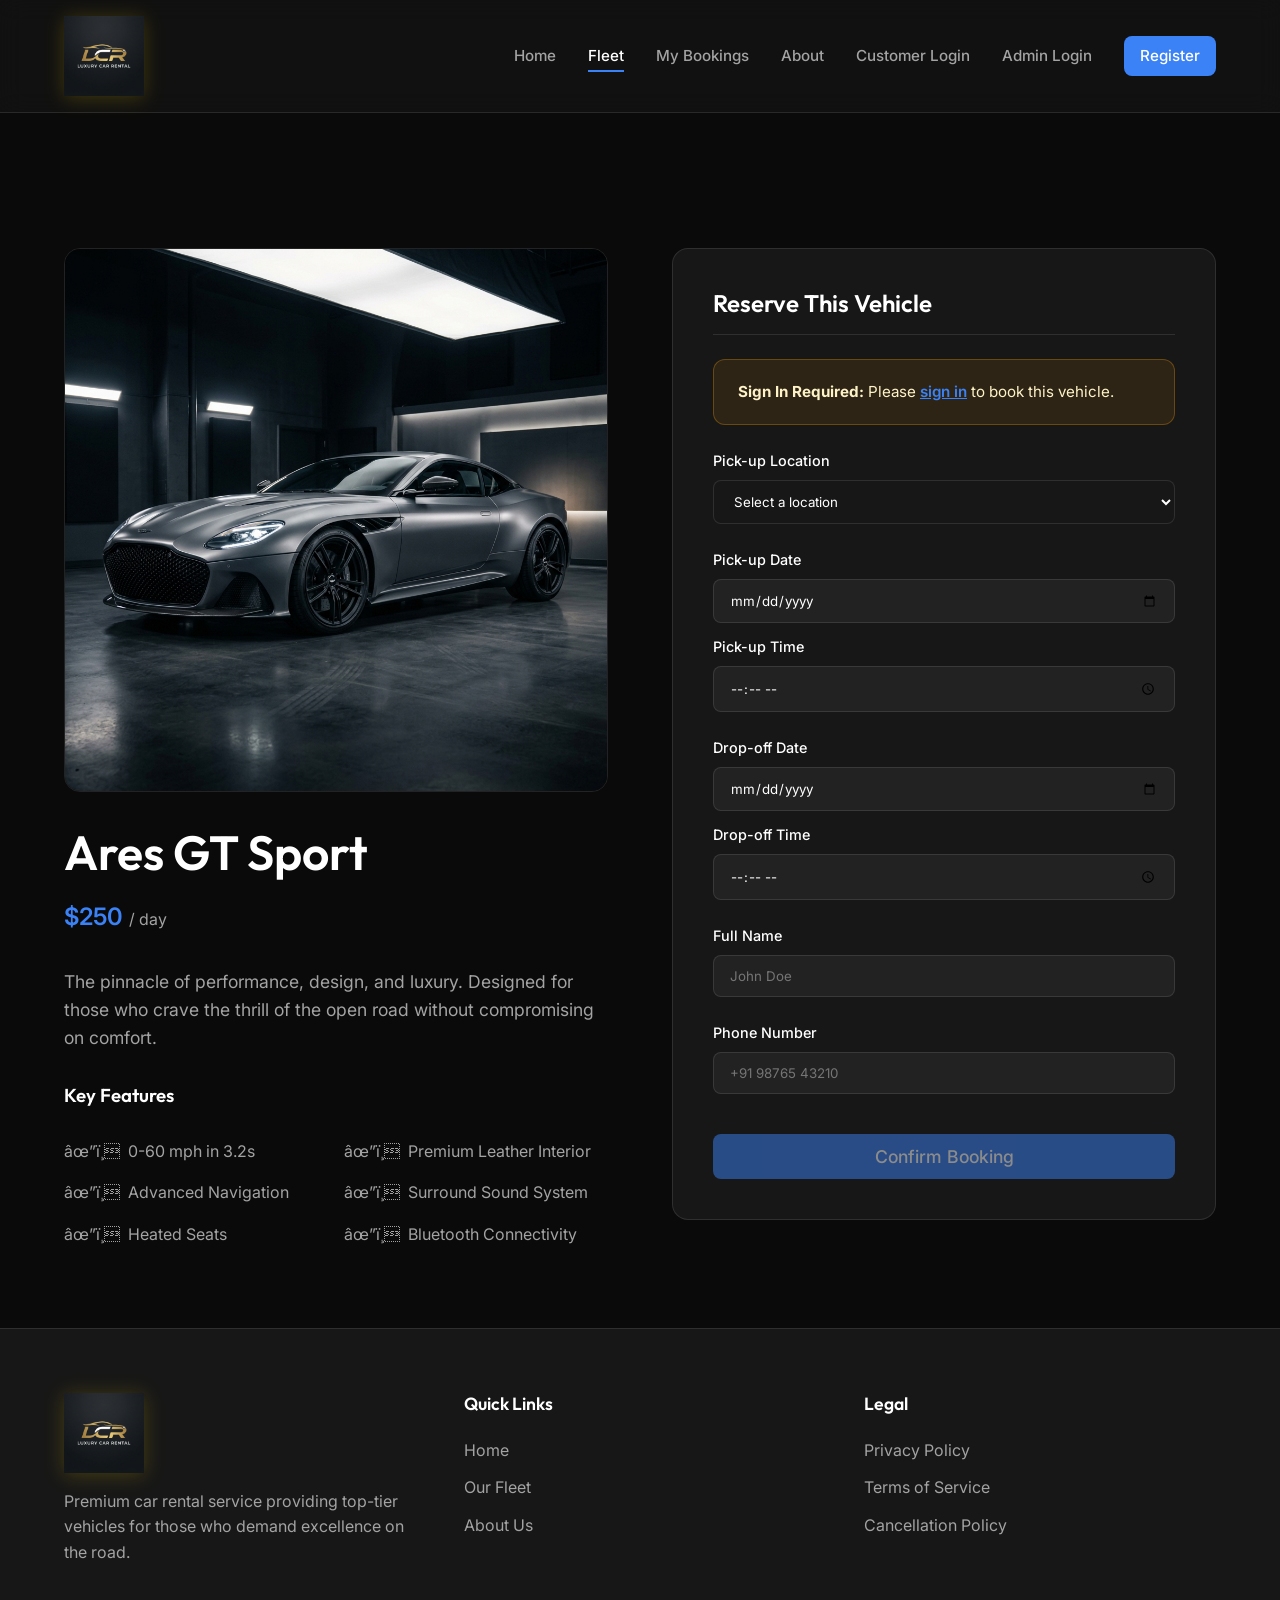
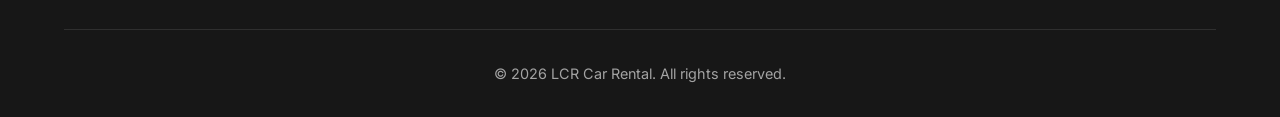
<file: Luxuary Car Rental Management system/Luxuary Car Rental Management system/details.html>
﻿<!DOCTYPE html>
<html lang="en">
<head>
  <meta charset="UTF-8">
  <meta name="viewport" content="width=device-width, initial-scale=1.0">
  <title>Vehicle Details | LCR</title>
  <meta name="description" content="Book your luxury vehicle with LCR.">
  <link rel="stylesheet" href="css/styles.css">
  <style>
    .detail-section {
      padding: 8rem 5% 5rem;
    }
    .booking-form {
      background: var(--bg-secondary);
      padding: 2.5rem;
      border-radius: 16px;
      border: 1px solid var(--border-color);
    }
    .booking-form h3 {
      font-size: 1.5rem;
      margin-bottom: 1.5rem;
      border-bottom: 1px solid var(--border-color);
      padding-bottom: 1rem;
    }
    .features-list {
      display: grid;
      grid-template-columns: 1fr 1fr;
      gap: 1rem;
      margin-top: 2rem;
    }
    .feature-item {
      display: flex;
      align-items: center;
      gap: 0.5rem;
      color: var(--text-secondary);
    }
  </style>
</head>
<body>
  <header>
    <a href="index.html" class="logo"><img src="images/lcr_logo.png" alt="LCR Logo" style="height: 35px;"></a>
    <nav id="navbar">
      <a href="index.html">Home</a>
      <a href="cars.html" class="active">Fleet</a>
      <a href="customer-bookings.html">My Bookings</a>
      <a href="about.html">About</a>
      <a href="login.html">Customer Login</a>
      <a href="admin-login.html">Admin Login</a>
      <a href="register.html" class="btn-primary" style="padding: 0.5rem 1rem;">Register</a>
    </nav>
    <button id="menuToggle">â˜°</button>
  </header>

  <main>
    <section class="detail-section">
      <div class="detail-grid">
        <!-- Car Info -->
        <div class="detail-info">
          <div class="detail-image">
            <img src="images/car_sport_1778313498515.png" alt="Vehicle" id="detail-img">
          </div>
          <h1 style="margin-top: 2rem;" id="detail-title">Ares GT Sport</h1>
          <div class="detail-price" id="detail-price">$250 <span style="font-size: 1rem; color: var(--text-secondary); font-weight: normal;">/ day</span></div>
          <p style="color: var(--text-secondary); font-size: 1.1rem; margin-bottom: 2rem;">
            The pinnacle of performance, design, and luxury. Designed for those who crave the thrill of the open road without compromising on comfort.
          </p>
          
          <h3>Key Features</h3>
          <div class="features-list">
            <div class="feature-item"><span>âœ”ï¸</span> 0-60 mph in 3.2s</div>
            <div class="feature-item"><span>âœ”ï¸</span> Premium Leather Interior</div>
            <div class="feature-item"><span>âœ”ï¸</span> Advanced Navigation</div>
            <div class="feature-item"><span>âœ”ï¸</span> Surround Sound System</div>
            <div class="feature-item"><span>âœ”ï¸</span> Heated Seats</div>
            <div class="feature-item"><span>âœ”ï¸</span> Bluetooth Connectivity</div>
          </div>
        </div>

        <!-- Booking Form -->
        <div>
          <form class="booking-form" id="bookingForm">
            <h3>Reserve This Vehicle</h3>

            <!-- Licence Verification Banner -->
            <div id="licenceBookingBanner" class="licence-alert alert-info" style="margin-bottom: 1.5rem;">
              Checking driving licence status...
            </div>

            <div class="form-group">
              <label for="pickupLocation">Pick-up Location</label>
              <select id="pickupLocation" required>
                <option value="">Select a location</option>
                <option value="JFK Airport">JFK Airport</option>
                <option value="LAX Airport">LAX Airport</option>
                <option value="Miami International">Miami International</option>
                <option value="Downtown Branch">Downtown Branch</option>
              </select>
            </div>
            
            <div class="form-group">
              <label for="pickupDate">Pick-up Date</label>
              <input type="date" id="pickupDate" name="pickupDate" required>
              <label for="pickupTime" style="margin-top: 0.75rem;">Pick-up Time</label>
              <input type="time" id="pickupTime" name="pickupTime" required>
            </div>

            <div class="form-group">
              <label for="dropoffDate">Drop-off Date</label>
              <input type="date" id="dropoffDate" name="dropoffDate" required>
              <label for="dropoffTime" style="margin-top: 0.75rem;">Drop-off Time</label>
              <input type="time" id="dropoffTime" name="dropoffTime" required>
            </div>

            <div class="form-group">
              <label for="name">Full Name</label>
              <input type="text" id="name" placeholder="John Doe" required>
            </div>

            <div class="form-group">
              <label for="phone">Phone Number</label>
              <input type="tel" id="phone" placeholder="+91 98765 43210" pattern="[0-9]{10}" maxlength="10" title="Enter 10-digit Indian phone number" required>
            </div>

            <button type="submit" id="confirmBookingBtn" class="btn-primary" style="width: 100%; margin-top: 1rem; font-size: 1.1rem;">
              Confirm Booking
            </button>
          </form>
        </div>
      </div>
    </section>
  </main>

  <footer>
    <div class="footer-content">
      <div class="footer-col">
        <a href="index.html" class="logo" style="margin-bottom:1rem;"><img src="images/lcr_logo.png" alt="LCR Logo" style="height: 35px;"></a>
        <p>Premium car rental service providing top-tier vehicles for those who demand excellence on the road.</p>
      </div>
      <div class="footer-col">
        <h4>Quick Links</h4>
        <ul>
          <li><a href="index.html">Home</a></li>
          <li><a href="cars.html">Our Fleet</a></li>
          <li><a href="about.html">About Us</a></li>
        </ul>
      </div>
      <div class="footer-col">
        <h4>Legal</h4>
        <ul>
          <li><a href="#">Privacy Policy</a></li>
          <li><a href="#">Terms of Service</a></li>
          <li><a href="#">Cancellation Policy</a></li>
        </ul>
      </div>
    </div>
    <div class="footer-bottom">
      <p>&copy; 2026 LCR Car Rental. All rights reserved.</p>
    </div>
  </footer>

  <script src="js/app.js?v=3"></script>
  <script>
    const API_BASE = 'http://localhost:8081/api';
    let isLicenceApproved = false;

    window.addEventListener('DOMContentLoaded', async () => {
      const urlParams = new URLSearchParams(window.location.search);
      const car = urlParams.get('car');
      const price = urlParams.get('price');
      const img = urlParams.get('img');
      
      if (car) {
        document.getElementById('detail-title').innerText = car;
        document.title = car + ' | LCR Details';
      }
      if (price) {
        document.getElementById('detail-price').innerHTML = price.replace('/day', '') + ' <span style="font-size: 1rem; color: var(--text-secondary); font-weight: normal;">/ day</span>';
      }
      if (img) {
        document.getElementById('detail-img').src = img;
        document.getElementById('detail-img').alt = car || 'Car Image';
      }

      const currentUser = JSON.parse(localStorage.getItem('currentUser'));
      const nameInput = document.getElementById('name');
      const banner = document.getElementById('licenceBookingBanner');
      const bookingBtn = document.getElementById('confirmBookingBtn');

      if (currentUser && nameInput) {
        nameInput.value = currentUser.fullname || currentUser.fullName || currentUser.email.split('@')[0];
      }

      // Check licence status
      if (!currentUser) {
        banner.className = 'licence-alert alert-warning';
        banner.innerHTML = `
          <strong>Sign In Required:</strong> Please <a href="login.html" style="color:var(--accent); font-weight:600;">sign in</a> to book this vehicle.
        `;
        bookingBtn.disabled = true;
        bookingBtn.style.opacity = '0.5';
        bookingBtn.style.cursor = 'not-allowed';
        return;
      }

      // Ensure user has backend ID
      if (!currentUser.id) {
        try {
          const res = await fetch(`${API_BASE}/users`);
          if (res.ok) {
            const users = await res.json();
            const match = users.find(u => u.email.toLowerCase() === currentUser.email.toLowerCase());
            if (match) {
              currentUser.id = match.id;
              localStorage.setItem('currentUser', JSON.stringify(currentUser));
            }
          }
        } catch (e) {
          console.error("Could not sync user ID:", e);
        }
      }

      const userId = currentUser.id || 1;

      try {
        const statusRes = await fetch(`${API_BASE}/client/licence/status`, {
          headers: { 'X-User-Id': userId }
        });
        const statusData = await statusRes.json();
        
        if (statusData.status === 'APPROVED') {
          isLicenceApproved = true;
          banner.className = 'licence-alert alert-success';
          banner.innerHTML = `
            <strong>âœ“ Driving Licence Approved:</strong> Your driving licence has been approved. You can now book a car.
          `;
          bookingBtn.disabled = false;
          bookingBtn.style.opacity = '1';
          bookingBtn.style.cursor = 'pointer';
          bookingBtn.textContent = 'Continue Booking';
        } else if (statusData.status === 'PENDING') {
          isLicenceApproved = false;
          banner.className = 'licence-alert alert-warning';
          banner.innerHTML = `
            <strong>ðŸ•’ Under Verification:</strong> Your driving licence is currently being verified.
          `;
          bookingBtn.disabled = true;
          bookingBtn.style.opacity = '0.5';
          bookingBtn.style.cursor = 'not-allowed';
          bookingBtn.textContent = 'Verification Pending';
        } else if (statusData.status === 'REJECTED') {
          isLicenceApproved = false;
          banner.className = 'licence-alert alert-danger';
          const reason = statusData.rejectionReason || 'Licence image is unclear. Please upload a clearer image.';
          banner.innerHTML = `
            <strong>âŒ Driving Licence Rejected:</strong> Your driving licence was rejected. Please upload a new document.<br>
            <em style="font-size: 0.85rem; color: #fee2e2; display:block; margin: 0.25rem 0;">Reason: "${reason}"</em>
            <a href="customer-bookings.html" class="btn-outline" style="display:inline-block; margin-top:0.5rem; padding:0.4rem 0.8rem; font-size:0.85rem;">Upload New Licence</a>
          `;
          bookingBtn.disabled = true;
          bookingBtn.style.opacity = '0.5';
          bookingBtn.style.cursor = 'not-allowed';
          bookingBtn.textContent = 'Licence Rejected';
        } else {
          isLicenceApproved = false;
          banner.className = 'licence-alert alert-warning';
          banner.innerHTML = `
            <strong>âš ï¸ Driving Licence Required:</strong> Please upload your driving licence before booking.<br>
            <a href="customer-bookings.html" class="btn-outline" style="display:inline-block; margin-top:0.5rem; padding:0.4rem 0.8rem; font-size:0.85rem;">Upload Licence</a>
          `;
          bookingBtn.disabled = true;
          bookingBtn.style.opacity = '0.5';
          bookingBtn.style.cursor = 'not-allowed';
          bookingBtn.textContent = 'Upload Licence to Book';
        }
      } catch (err) {
        console.warn('Licence check error:', err);
      }

      // Booking Form Submission Handler with BACKEND ENFORCEMENT
      const form = document.getElementById('bookingForm');
      const pickupDateInput = document.getElementById('pickupDate');
      const pickupTimeInput = document.getElementById('pickupTime');
      const dropoffDateInput = document.getElementById('dropoffDate');
      const dropoffTimeInput = document.getElementById('dropoffTime');

      pickupDateInput.addEventListener('change', () => {
        dropoffDateInput.min = pickupDateInput.value;
      });

      form.addEventListener('submit', async (e) => {
        e.preventDefault();

        if (!currentUser) {
          alert('Please sign in first.');
          window.location.href = 'login.html';
          return;
        }

        if (!isLicenceApproved) {
          alert('Cannot book vehicle: Your driving licence must be APPROVED by our administrators before creating a booking.');
          return;
        }

        const pickupLocation = document.getElementById('pickupLocation').value;
        const pickupDate = `${pickupDateInput.value}T${pickupTimeInput.value}`;
        const dropoffDate = `${dropoffDateInput.value}T${dropoffTimeInput.value}`;
        const customerName = document.getElementById('name').value;
        const phoneNumber = document.getElementById('phone').value;
        const carName = document.getElementById('detail-title').innerText;

        if (!pickupDateInput.value || !pickupTimeInput.value || !dropoffDateInput.value || !dropoffTimeInput.value) {
          alert('Please select both a date and time for pick-up and drop-off.');
          return;
        }

        if (new Date(dropoffDate) <= new Date(pickupDate)) {
          alert('Drop-off date and time must be after pick-up date and time.');
          return;
        }

        bookingBtn.disabled = true;
        bookingBtn.textContent = 'Processing Booking...';

        try {
          // Send to BACKEND booking API with user ID
          const backendBookingPayload = {
            user: { id: userId },
            car: { id: 1 }, // default car ID
            pickupLocation: pickupLocation,
            pickupDate: pickupDate,
            dropoffDate: dropoffDate,
            phoneNumber: phoneNumber,
            status: 'PENDING'
          };

          const bookingRes = await fetch(`${API_BASE}/bookings`, {
            method: 'POST',
            headers: {
              'Content-Type': 'application/json',
              'X-User-Id': userId
            },
            body: JSON.stringify(backendBookingPayload)
          });

          const resData = await bookingRes.json();

          if (!bookingRes.ok) {
            throw new Error(resData.message || 'Booking was rejected by server.');
          }

          // Save to local bookings storage
          const allBookings = JSON.parse(localStorage.getItem('allBookings') || '[]');
          const newBookingId = resData.id || Math.floor(10000 + Math.random() * 90000);

          allBookings.push({
            id: newBookingId,
            userEmail: currentUser.email,
            userPhone: phoneNumber,
            userName: customerName,
            carName: carName,
            pickupDate: pickupDate,
            dropoffDate: dropoffDate,
            pickupLocation: pickupLocation,
            status: 'PENDING'
          });
          localStorage.setItem('allBookings', JSON.stringify(allBookings));

          alert('Booking request submitted successfully! Your driving licence was verified.');
          window.location.href = 'customer-bookings.html';
        } catch (error) {
          console.error('Booking failed:', error);
          alert('Booking failed: ' + error.message);
          bookingBtn.disabled = false;
          bookingBtn.textContent = 'Confirm Booking';
        }
      });
    });
  </script>
</body>
</html>
</file>
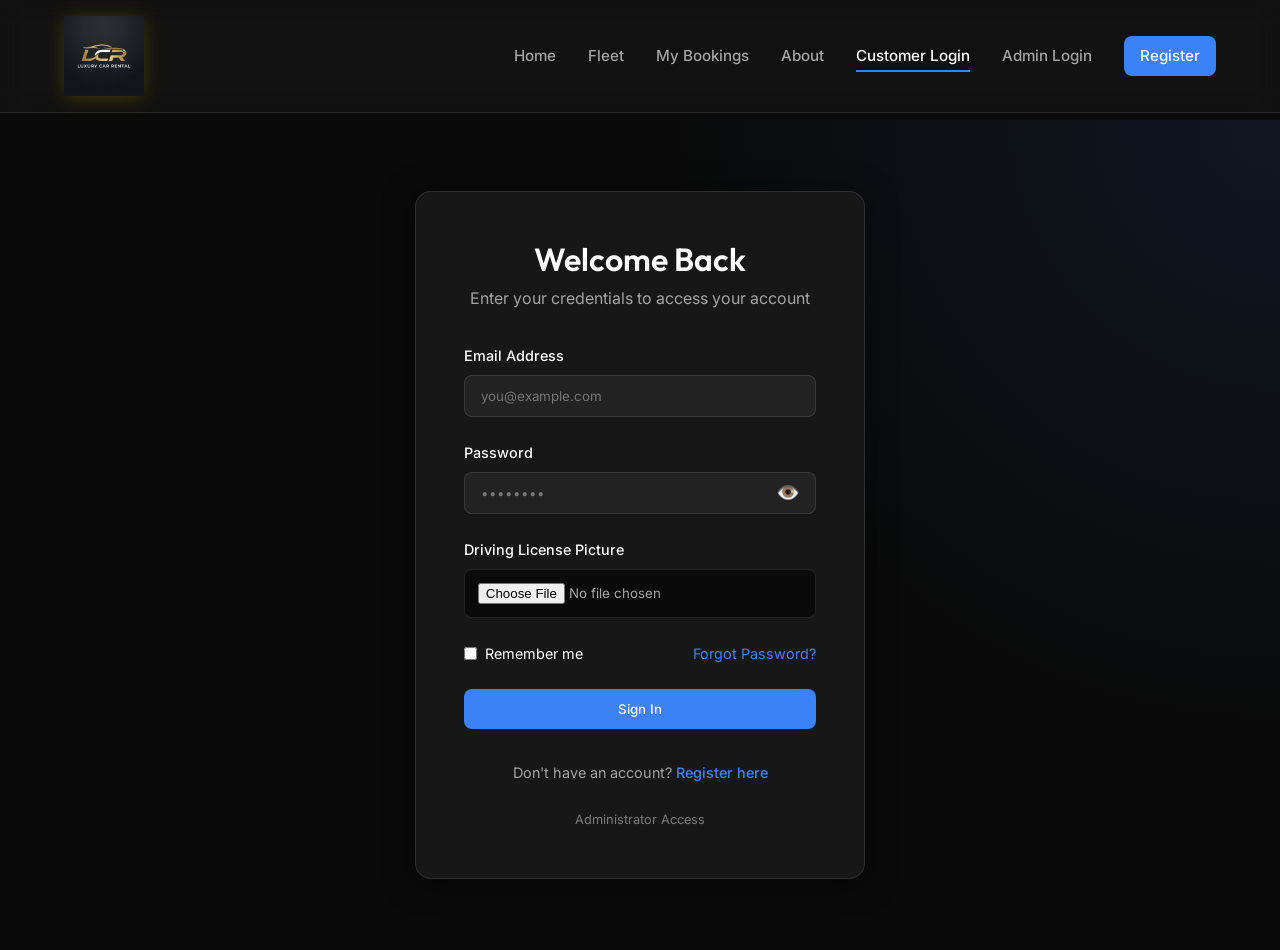
<file: Luxuary Car Rental Management system/Luxuary Car Rental Management system/login.html>
<!DOCTYPE html>
<html lang="en">
<head>
  <meta charset="UTF-8">
  <meta name="viewport" content="width=device-width, initial-scale=1.0">
  <title>Sign In | LCR</title>
  <meta name="description" content="Sign in to your LCR account to manage your bookings.">
  <link rel="stylesheet" href="css/styles.css">
</head>
<body>
  <header>
    <a href="index.html" class="logo"><img src="images/lcr_logo.png" alt="LCR Logo" style="height: 35px;"></a>
    <nav id="navbar">
      <a href="index.html">Home</a>
      <a href="cars.html">Fleet</a>
      <a href="customer-bookings.html">My Bookings</a>
      <a href="about.html">About</a>
      <a href="login.html" class="active">Customer Login</a>
      <a href="admin-login.html">Admin Login</a>
      <a href="register.html" class="btn-primary" style="padding: 0.5rem 1rem;">Register</a>
    </nav>
    <button id="menuToggle">☰</button>
  </header>

  <main>
    <div class="auth-container">
      <div class="auth-card">
        <h2>Welcome Back</h2>
        <p>Enter your credentials to access your account</p>
        
        <form id="customerLoginForm">
          <div class="form-group">
            <label for="email">Email Address</label>
            <input type="email" id="email" placeholder="you@example.com" required>
          </div>
          
          <div class="form-group">
            <label for="password">Password</label>
            <div class="password-wrapper">
              <input type="password" id="password" placeholder="••••••••" required>
              <button type="button" class="toggle-password" aria-label="Toggle password visibility">👁️</button>
            </div>
          </div>

          <div class="form-group">
            <label for="loginLicenseUpload">Driving License Picture</label>
            <input type="file" id="loginLicenseUpload" accept="image/jpeg, image/png, image/webp" style="width: 100%; padding: 0.8rem; background: var(--bg-primary); border: 1px solid var(--border-color); border-radius: 8px; color: var(--text-secondary); box-sizing: border-box; cursor: pointer;">
          </div>
          
          <div style="display: flex; justify-content: space-between; align-items: center; margin-bottom: 1.5rem; font-size: 0.9rem;">
            <label style="display: flex; align-items: center; gap: 0.5rem; cursor: pointer;">
              <input type="checkbox" style="width: auto;"> Remember me
            </label>
            <a href="#" style="color: var(--accent); text-decoration: none;">Forgot Password?</a>
          </div>

          <button type="submit" class="btn-primary" style="width: 100%;">Sign In</button>
        </form>
        
        <div style="text-align: center; margin-top: 2rem; color: var(--text-secondary); font-size: 0.9rem;">
          Don't have an account? <a href="register.html" style="color: var(--accent); text-decoration: none; font-weight: 500;">Register here</a>
          <br><br>
          <a href="admin-login.html" style="color: var(--text-secondary); text-decoration: none; font-size: 0.8rem; opacity: 0.7;">Administrator Access</a>
        </div>
      </div>
    </div>
  </main>

  <script src="js/app.js?v=2"></script>
</body>
</html>
</file>
<file: Luxuary Car Rental Management system/Luxuary Car Rental Management system/css/styles.css>
@import url('https://fonts.googleapis.com/css2?family=Inter:wght@300;400;500;600&family=Outfit:wght@400;600;800&display=swap');

:root {
  --bg-primary: #0a0a0a;
  --bg-secondary: #171717;
  --bg-glass: rgba(23, 23, 23, 0.6);
  --text-primary: #ffffff;
  --text-secondary: #a3a3a3;
  --accent: #3b82f6;
  --accent-hover: #2563eb;
  --border-color: rgba(255, 255, 255, 0.1);
  --shadow: 0 4px 30px rgba(0, 0, 0, 0.5);
  --font-sans: 'Inter', sans-serif;
  --font-heading: 'Outfit', sans-serif;
  --transition: all 0.3s cubic-bezier(0.4, 0, 0.2, 1);
}

* {
  margin: 0;
  padding: 0;
  box-sizing: border-box;
}

body {
  font-family: var(--font-sans);
  background-color: var(--bg-primary);
  color: var(--text-primary);
  line-height: 1.6;
  -webkit-font-smoothing: antialiased;
  min-height: 100vh;
  display: flex;
  flex-direction: column;
}

/* Typography */
h1, h2, h3, h4, h5, h6 {
  font-family: var(--font-heading);
  font-weight: 600;
  line-height: 1.2;
}

/* Header & Nav */
header {
  position: fixed;
  top: 0;
  width: 100%;
  padding: 1rem 5%;
  background: var(--bg-glass);
  backdrop-filter: blur(12px);
  -webkit-backdrop-filter: blur(12px);
  border-bottom: 1px solid var(--border-color);
  z-index: 1000;
  display: flex;
  justify-content: space-between;
  align-items: center;
  transition: var(--transition);
}

.logo {
  font-family: var(--font-heading);
  font-size: 1.5rem;
  font-weight: 800;
  color: var(--text-primary);
  text-decoration: none;
  display: flex;
  align-items: center;
  gap: 0.5rem;
}

.logo img {
  height: 80px !important;
  width: auto;
  filter: drop-shadow(0 2px 10px rgba(255, 215, 0, 0.2));
}

.logo span {
  color: var(--accent);
}

nav {
  display: flex;
  gap: 2rem;
  align-items: center;
}

nav a {
  color: var(--text-secondary);
  text-decoration: none;
  font-weight: 500;
  font-size: 0.95rem;
  transition: var(--transition);
  position: relative;
}

nav a::after {
  content: '';
  position: absolute;
  width: 0;
  height: 2px;
  bottom: -4px;
  left: 0;
  background-color: var(--accent);
  transition: var(--transition);
}

nav a:hover, nav a.active {
  color: var(--text-primary);
}

nav a:hover::after, nav a.active::after {
  width: 100%;
}

.btn-primary {
  background: var(--accent);
  color: #fff;
  padding: 0.75rem 1.5rem;
  border: none;
  border-radius: 8px;
  font-family: var(--font-sans);
  font-weight: 500;
  cursor: pointer;
  transition: var(--transition);
  text-decoration: none;
  display: inline-block;
}

.btn-primary:hover {
  background: var(--accent-hover);
  transform: translateY(-2px);
  box-shadow: 0 10px 20px rgba(59, 130, 246, 0.3);
}

.btn-outline {
  background: transparent;
  color: var(--text-primary);
  padding: 0.75rem 1.5rem;
  border: 1px solid var(--border-color);
  border-radius: 8px;
  font-family: var(--font-sans);
  font-weight: 500;
  cursor: pointer;
  transition: var(--transition);
  text-decoration: none;
  display: inline-block;
}

.btn-outline:hover {
  border-color: var(--text-primary);
  background: rgba(255, 255, 255, 0.05);
}

#menuToggle {
  display: none;
  background: none;
  border: none;
  color: var(--text-primary);
  font-size: 1.5rem;
  cursor: pointer;
}

/* Main Layout */
main {
  flex: 1;
  margin-top: 120px;
}

/* Hero Section */
.hero {
  height: 90vh;
  display: flex;
  align-items: center;
  justify-content: center;
  position: relative;
  overflow: hidden;
  padding: 0 5%;
}

.hero-bg {
  position: absolute;
  top: 0;
  left: 0;
  width: 100%;
  height: 100%;
  background: linear-gradient(to right, rgba(10, 10, 10, 0.9) 0%, rgba(10, 10, 10, 0.3) 100%), url('../images/hero_bg_1778313455062.png') center/cover no-repeat;
  z-index: -1;
  animation: subtleZoom 20s infinite alternate;
}

@keyframes subtleZoom {
  0% { transform: scale(1); }
  100% { transform: scale(1.05); }
}

.hero-content {
  max-width: 800px;
  text-align: left;
  width: 100%;
}

.hero h1 {
  font-size: clamp(3rem, 5vw, 5rem);
  margin-bottom: 1rem;
  background: linear-gradient(to right, #fff, #a3a3a3);
  -webkit-background-clip: text;
  -webkit-text-fill-color: transparent;
}

.hero p {
  font-size: 1.2rem;
  color: var(--text-secondary);
  margin-bottom: 2rem;
  max-width: 600px;
}

.hero-actions {
  display: flex;
  gap: 1rem;
}

/* Sections */
section {
  padding: 5rem 5%;
}

.section-header {
  text-align: center;
  margin-bottom: 3rem;
}

.section-header h2 {
  font-size: 2.5rem;
  margin-bottom: 0.5rem;
}

.section-header p {
  color: var(--text-secondary);
}

/* Car Grid */
.car-grid {
  display: grid;
  grid-template-columns: repeat(auto-fill, minmax(320px, 1fr));
  gap: 2rem;
}

.car-card {
  background: var(--bg-secondary);
  border-radius: 16px;
  overflow: hidden;
  border: 1px solid var(--border-color);
  transition: var(--transition);
  position: relative;
  display: flex;
  flex-direction: column;
}

.car-card:hover {
  transform: translateY(-10px);
  box-shadow: var(--shadow);
  border-color: rgba(255, 255, 255, 0.2);
}

.car-image-wrapper {
  position: relative;
  width: 100%;
  padding-top: 60%; /* 16:9 Aspect Ratio */
  overflow: hidden;
}

.car-image-wrapper img {
  position: absolute;
  top: 0;
  left: 0;
  width: 100%;
  height: 100%;
  object-fit: cover;
  transition: var(--transition);
}

.car-card:hover .car-image-wrapper img {
  transform: scale(1.05);
}

.car-price-badge {
  position: absolute;
  top: 1rem;
  right: 1rem;
  background: var(--bg-glass);
  backdrop-filter: blur(8px);
  padding: 0.5rem 1rem;
  border-radius: 20px;
  font-weight: 600;
  border: 1px solid var(--border-color);
}

.car-details {
  padding: 1.5rem;
  flex: 1;
  display: flex;
  flex-direction: column;
}

.car-details h3 {
  font-size: 1.25rem;
  margin-bottom: 0.5rem;
}

.car-specs {
  display: flex;
  gap: 1rem;
  margin-bottom: 1.5rem;
  color: var(--text-secondary);
  font-size: 0.85rem;
}

.car-spec-item {
  display: flex;
  align-items: center;
  gap: 0.25rem;
}

.car-actions {
  margin-top: auto;
}

.car-actions .btn-primary {
  width: 100%;
  text-align: center;
}

/* Detail Page */
.detail-grid {
  display: grid;
  grid-template-columns: 1fr 1fr;
  gap: 4rem;
  align-items: start;
}

.detail-image {
  border-radius: 16px;
  overflow: hidden;
  border: 1px solid var(--border-color);
}

.detail-image img {
  width: 100%;
  display: block;
}

.detail-info h1 {
  font-size: 3rem;
  margin-bottom: 1rem;
}

.detail-price {
  font-size: 1.5rem;
  color: var(--accent);
  font-weight: 600;
  margin-bottom: 2rem;
}

/* Forms */
.auth-container {
  min-height: calc(100vh - 70px);
  display: flex;
  align-items: center;
  justify-content: center;
  padding: 2rem;
  background: radial-gradient(circle at top right, rgba(59, 130, 246, 0.1), transparent 40%), var(--bg-primary);
}

.auth-card {
  background: var(--bg-secondary);
  padding: 3rem;
  border-radius: 16px;
  border: 1px solid var(--border-color);
  width: 100%;
  max-width: 450px;
  box-shadow: var(--shadow);
}

.auth-card h2 {
  font-size: 2rem;
  margin-bottom: 0.5rem;
  text-align: center;
}

.auth-card p {
  color: var(--text-secondary);
  text-align: center;
  margin-bottom: 2rem;
}

.form-group {
  margin-bottom: 1.5rem;
}

.form-group label {
  display: block;
  margin-bottom: 0.5rem;
  font-weight: 500;
  font-size: 0.9rem;
}

.form-group input, .form-group select, .form-group textarea {
  width: 100%;
  padding: 0.75rem 1rem;
  background: rgba(255, 255, 255, 0.05);
  border: 1px solid var(--border-color);
  border-radius: 8px;
  color: var(--text-primary);
  font-family: var(--font-sans);
  transition: var(--transition);
}

.form-group select {
  background-color: var(--bg-secondary);
}

.form-group select option {
  background-color: var(--bg-secondary) !important;
  color: var(--text-primary) !important;
}

.password-wrapper {
  position: relative;
  display: flex;
  align-items: center;
}

.toggle-password {
  position: absolute;
  right: 1rem;
  background: none;
  border: none;
  color: var(--text-secondary);
  cursor: pointer;
  font-size: 1.2rem;
  padding: 0;
  display: flex;
  align-items: center;
  justify-content: center;
}

.toggle-password:hover {
  color: var(--text-primary);
}

.form-group input:focus, .form-group select:focus, .form-group textarea:focus {
  outline: none;
  border-color: var(--accent);
  background: rgba(255, 255, 255, 0.08);
}

.form-group textarea {
  resize: vertical;
  min-height: 100px;
}

/* Footer */
footer {
  background: var(--bg-secondary);
  padding: 4rem 5% 2rem;
  border-top: 1px solid var(--border-color);
  margin-top: auto;
}

.footer-content {
  display: grid;
  grid-template-columns: repeat(auto-fit, minmax(200px, 1fr));
  gap: 3rem;
  margin-bottom: 3rem;
}

.footer-col h4 {
  font-size: 1.1rem;
  margin-bottom: 1.5rem;
}

.footer-col p {
  color: var(--text-secondary);
  margin-bottom: 1rem;
}

.footer-col ul {
  list-style: none;
}

.footer-col ul li {
  margin-bottom: 0.75rem;
}

.footer-col ul li a {
  color: var(--text-secondary);
  text-decoration: none;
  transition: var(--transition);
}

.footer-col ul li a:hover {
  color: var(--accent);
}

.footer-bottom {
  text-align: center;
  padding-top: 2rem;
  border-top: 1px solid var(--border-color);
  color: var(--text-secondary);
  font-size: 0.9rem;
}

/* Responsive Design */
@media (max-width: 992px) {
  .detail-grid {
    grid-template-columns: 1fr;
    gap: 2rem;
  }
}

@media (max-width: 768px) {
  #menuToggle {
    display: block;
  }
  
  nav {
    position: absolute;
    top: 100%;
    left: 0;
    width: 100%;
    background: var(--bg-secondary);
    flex-direction: column;
    padding: 2rem;
    gap: 1.5rem;
    border-bottom: 1px solid var(--border-color);
    clip-path: polygon(0 0, 100% 0, 100% 0, 0 0);
    transition: clip-path 0.4s ease-in-out;
  }
  
  nav.open {
    clip-path: polygon(0 0, 100% 0, 100% 100%, 0 100%);
  }

  .hero h1 {
    font-size: 2.5rem;
  }
  
  section {
    padding: 3rem 5%;
  }
}

/* ========================================================
   Driving Licence & Verification Styles
   ======================================================== */
.licence-card {
  background: var(--bg-secondary);
  border: 1px solid var(--border-color);
  border-radius: 16px;
  padding: 2rem;
  margin-bottom: 2.5rem;
  box-shadow: var(--shadow);
  position: relative;
  overflow: hidden;
}

.licence-header {
  display: flex;
  justify-content: space-between;
  align-items: center;
  margin-bottom: 1.5rem;
  flex-wrap: wrap;
  gap: 1rem;
}

.licence-header h2 {
  font-size: 1.6rem;
  display: flex;
  align-items: center;
  gap: 0.75rem;
}

.licence-badge {
  display: inline-flex;
  align-items: center;
  gap: 0.5rem;
  padding: 0.45rem 1rem;
  border-radius: 9999px;
  font-size: 0.85rem;
  font-weight: 600;
  letter-spacing: 0.03em;
  text-transform: uppercase;
}

.licence-badge.pending {
  background: rgba(245, 158, 11, 0.15);
  color: #fbbf24;
  border: 1px solid rgba(245, 158, 11, 0.4);
  box-shadow: 0 0 15px rgba(245, 158, 11, 0.2);
}

.licence-badge.approved {
  background: rgba(16, 185, 129, 0.15);
  color: #34d399;
  border: 1px solid rgba(16, 185, 129, 0.4);
  box-shadow: 0 0 15px rgba(16, 185, 129, 0.2);
}

.licence-badge.rejected {
  background: rgba(239, 68, 68, 0.15);
  color: #f87171;
  border: 1px solid rgba(239, 68, 68, 0.4);
  box-shadow: 0 0 15px rgba(239, 68, 68, 0.2);
}

.licence-badge.not-uploaded {
  background: rgba(163, 163, 163, 0.15);
  color: #d4d4d4;
  border: 1px solid rgba(163, 163, 163, 0.3);
}

.licence-alert {
  padding: 1.25rem 1.5rem;
  border-radius: 12px;
  margin-bottom: 1.5rem;
  font-size: 0.95rem;
  line-height: 1.6;
}

.licence-alert.alert-warning {
  background: rgba(245, 158, 11, 0.1);
  border: 1px solid rgba(245, 158, 11, 0.3);
  color: #fef3c7;
}

.licence-alert.alert-success {
  background: rgba(16, 185, 129, 0.1);
  border: 1px solid rgba(16, 185, 129, 0.3);
  color: #d1fae5;
}

.licence-alert.alert-danger {
  background: rgba(239, 68, 68, 0.1);
  border: 1px solid rgba(239, 68, 68, 0.3);
  color: #fee2e2;
}

.licence-alert.alert-info {
  background: rgba(59, 130, 246, 0.1);
  border: 1px solid rgba(59, 130, 246, 0.3);
  color: #dbeafe;
}

.licence-dropzone {
  border: 2px dashed rgba(255, 255, 255, 0.2);
  border-radius: 12px;
  padding: 2rem 1.5rem;
  text-align: center;
  background: rgba(255, 255, 255, 0.02);
  transition: var(--transition);
  cursor: pointer;
  margin-bottom: 1.5rem;
}

.licence-dropzone:hover, .licence-dropzone.dragover {
  border-color: #d4af37;
  background: rgba(212, 175, 55, 0.05);
}

.licence-preview-box {
  background: #000;
  border: 1px solid var(--border-color);
  border-radius: 12px;
  padding: 1rem;
  margin-bottom: 1.5rem;
  text-align: center;
}

.licence-preview-box img {
  max-width: 100%;
  max-height: 280px;
  object-fit: contain;
  border-radius: 8px;
}

.pdf-preview-pill {
  display: inline-flex;
  align-items: center;
  gap: 0.75rem;
  background: rgba(255, 255, 255, 0.05);
  border: 1px solid var(--border-color);
  padding: 0.75rem 1.25rem;
  border-radius: 8px;
  font-size: 0.95rem;
}

/* Modal Dialog */
.custom-modal-backdrop {
  position: fixed;
  top: 0;
  left: 0;
  width: 100%;
  height: 100%;
  background: rgba(0, 0, 0, 0.85);
  backdrop-filter: blur(8px);
  -webkit-backdrop-filter: blur(8px);
  z-index: 9999;
  display: flex;
  align-items: center;
  justify-content: center;
  padding: 1.5rem;
  opacity: 0;
  visibility: hidden;
  transition: all 0.3s ease;
}

.custom-modal-backdrop.active {
  opacity: 1;
  visibility: visible;
}

.custom-modal-box {
  background: var(--bg-secondary);
  border: 1px solid var(--border-color);
  border-radius: 16px;
  width: 100%;
  max-width: 750px;
  max-height: 90vh;
  display: flex;
  flex-direction: column;
  box-shadow: 0 20px 50px rgba(0,0,0,0.8);
  overflow: hidden;
  transform: scale(0.95);
  transition: transform 0.3s ease;
}

.custom-modal-backdrop.active .custom-modal-box {
  transform: scale(1);
}

.custom-modal-header {
  padding: 1.25rem 1.5rem;
  border-bottom: 1px solid var(--border-color);
  display: flex;
  justify-content: space-between;
  align-items: center;
}

.custom-modal-header h3 {
  font-size: 1.3rem;
  margin: 0;
}

.custom-modal-close {
  background: transparent;
  border: none;
  color: var(--text-secondary);
  font-size: 1.5rem;
  cursor: pointer;
  padding: 0.25rem;
  line-height: 1;
  transition: color 0.2s;
}

.custom-modal-close:hover {
  color: #fff;
}

.custom-modal-body {
  padding: 1.5rem;
  overflow-y: auto;
  flex: 1;
}

.zoom-controls {
  display: flex;
  gap: 0.5rem;
  justify-content: center;
  margin-bottom: 1rem;
}

.zoom-btn {
  background: rgba(255, 255, 255, 0.08);
  border: 1px solid var(--border-color);
  color: var(--text-primary);
  padding: 0.4rem 0.8rem;
  border-radius: 6px;
  cursor: pointer;
  font-size: 0.85rem;
  transition: background 0.2s;
}

.zoom-btn:hover {
  background: rgba(255, 255, 255, 0.18);
}

.zoom-image-container {
  overflow: auto;
  max-height: 60vh;
  text-align: center;
  background: #000;
  border-radius: 8px;
  border: 1px solid var(--border-color);
  padding: 1rem;
}

.zoom-image-container img {
  transition: transform 0.2s ease;
  max-width: 100%;
}
</file>
